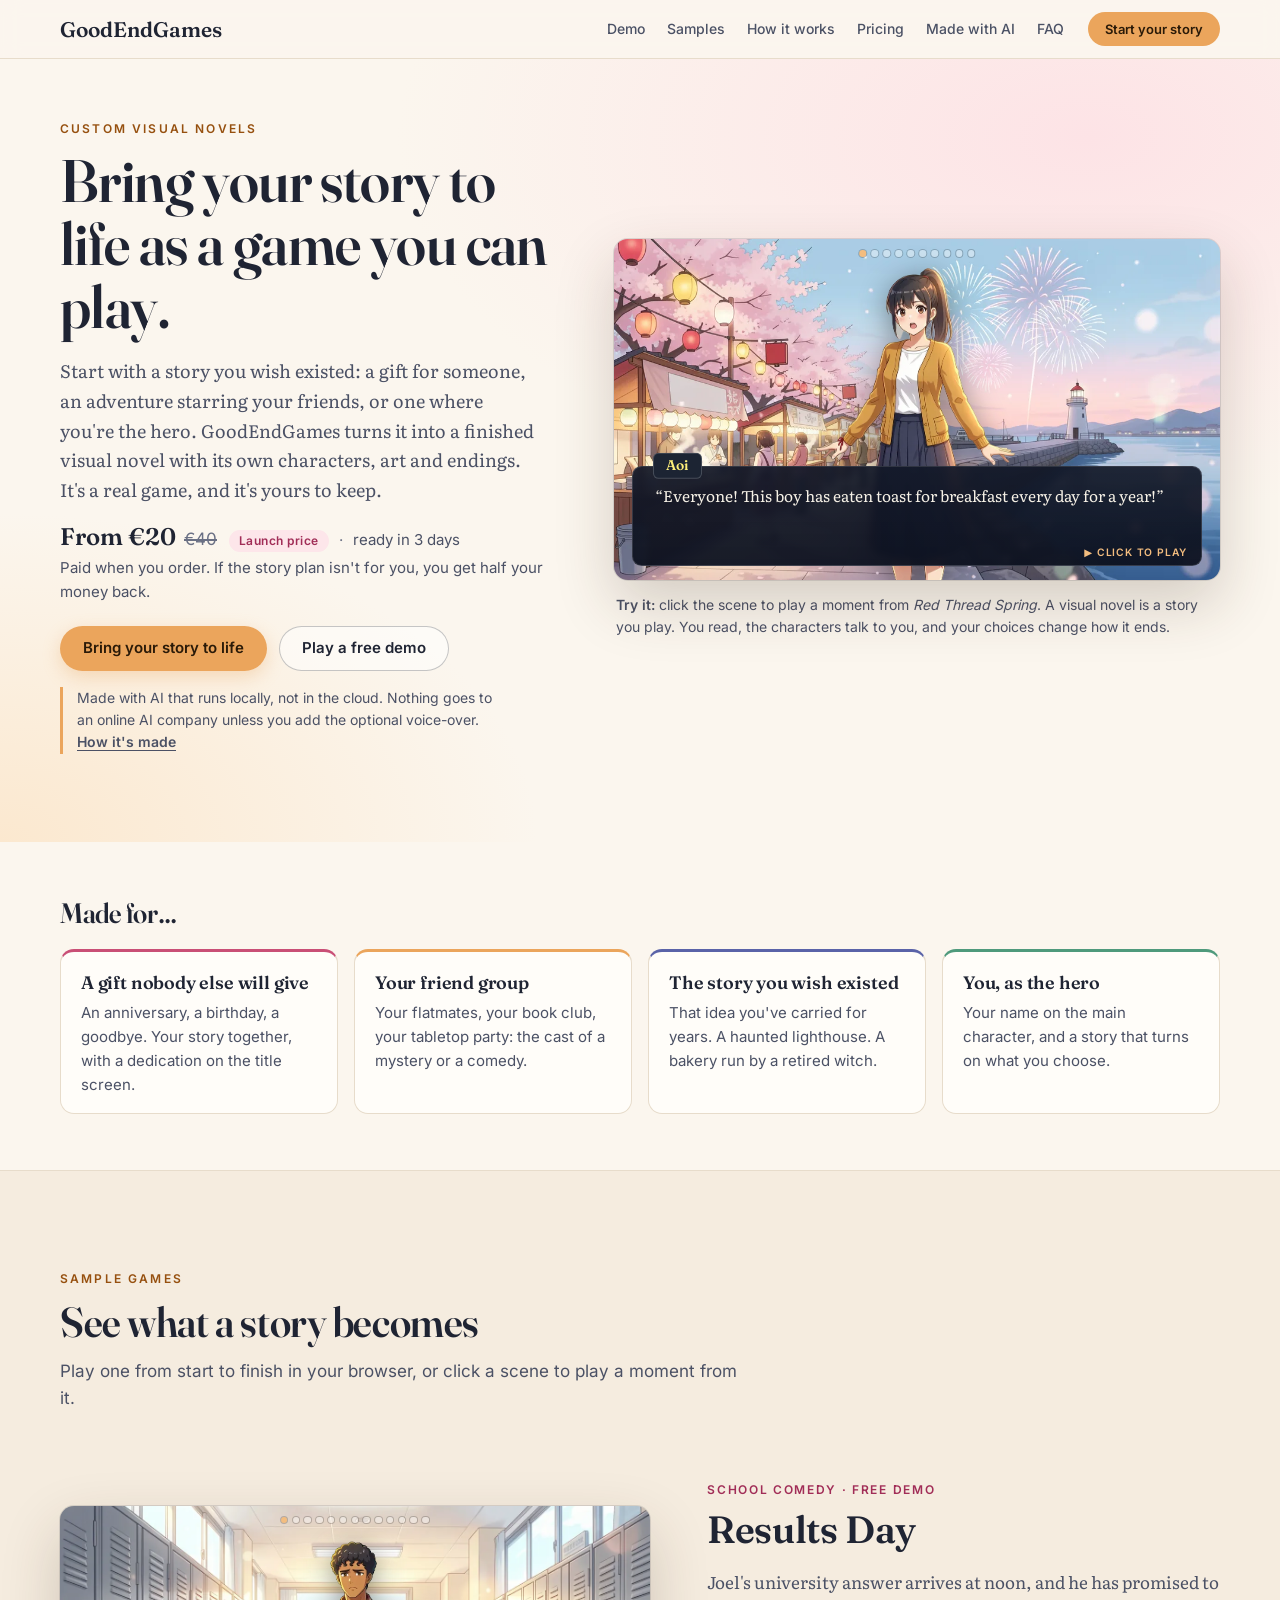
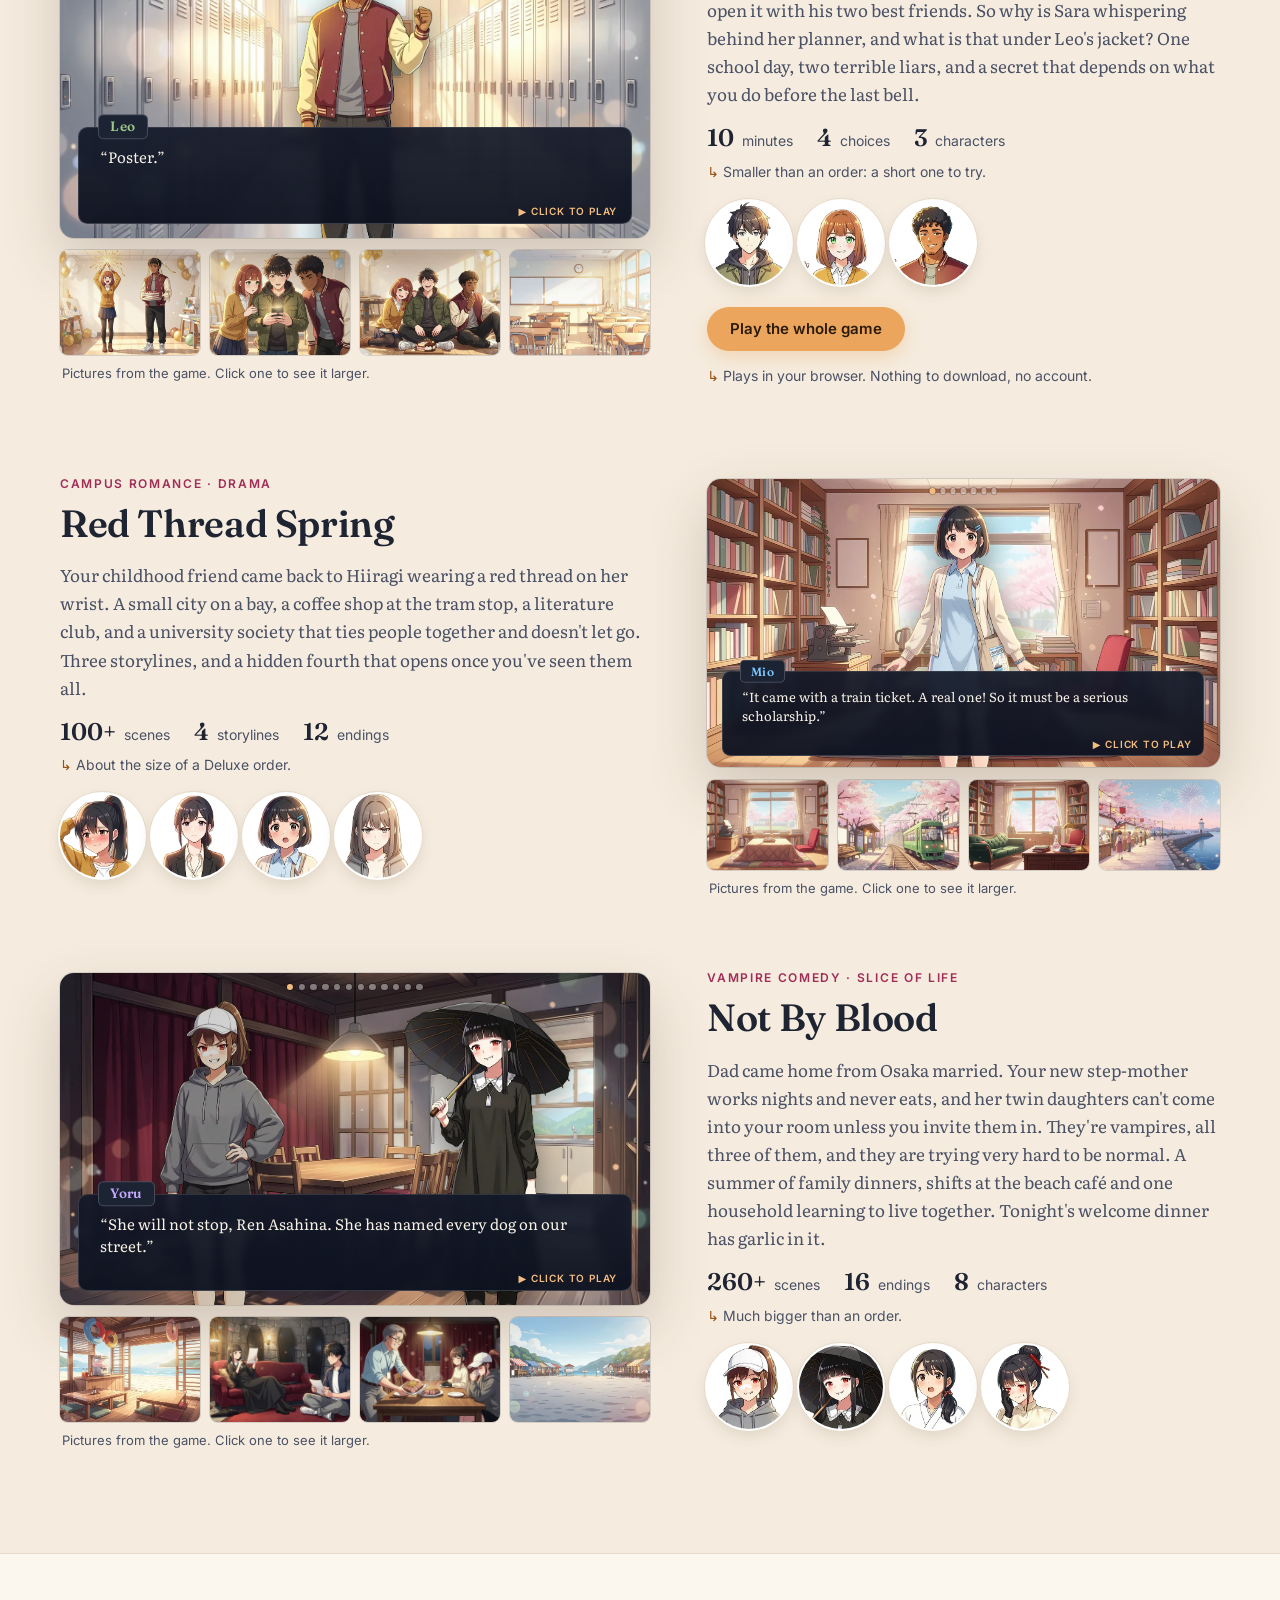
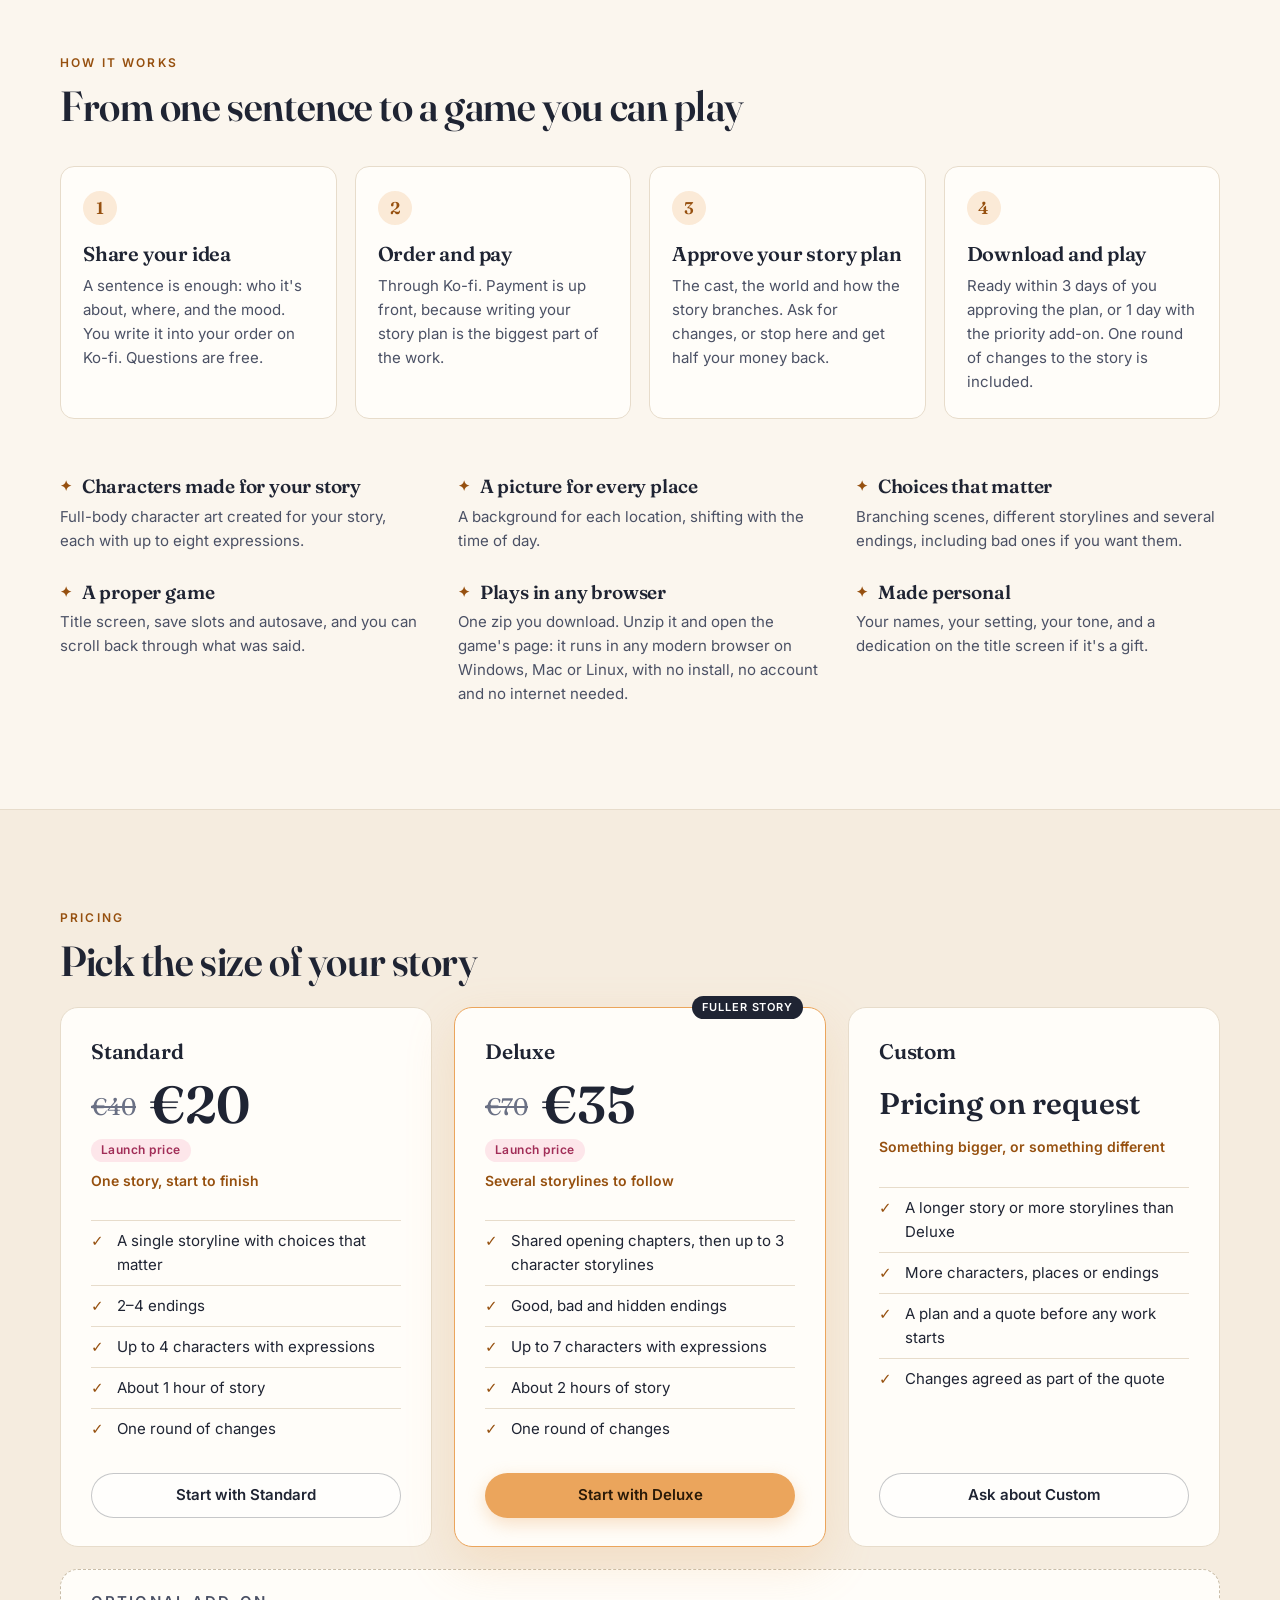
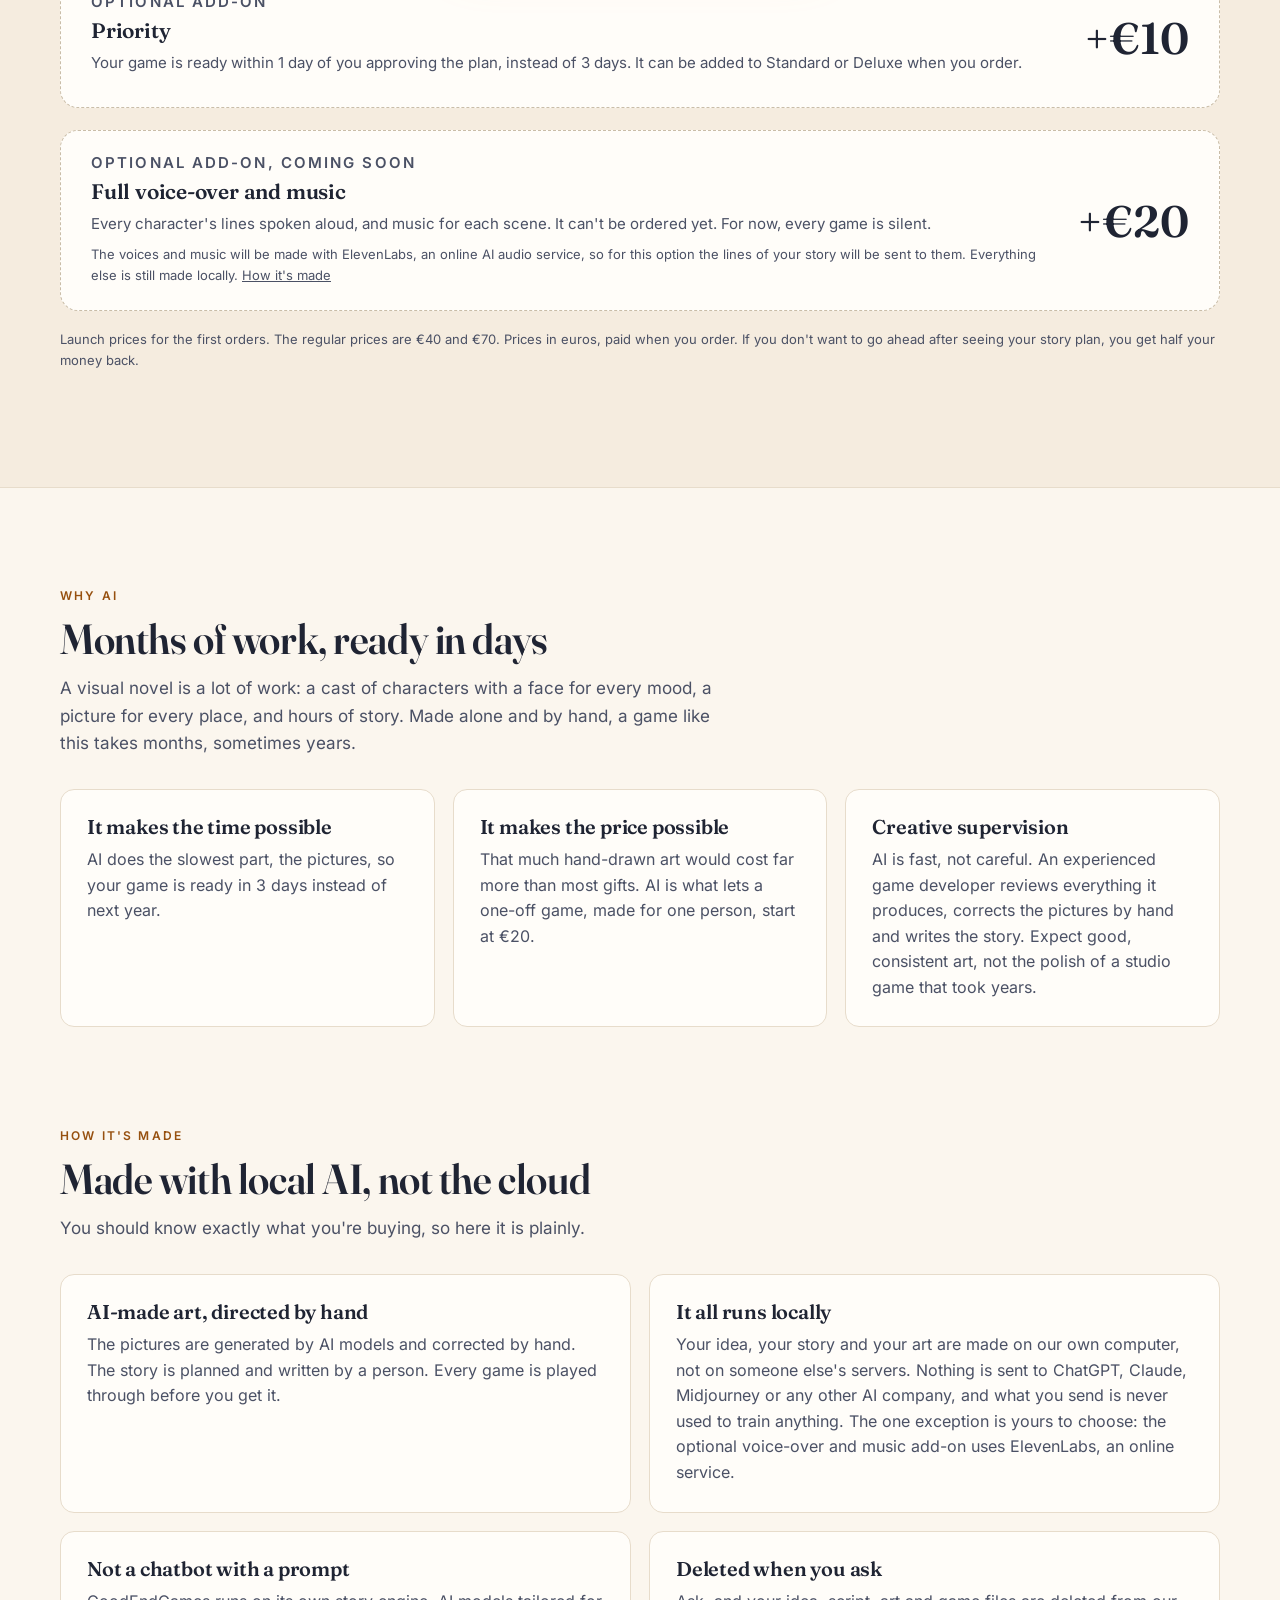
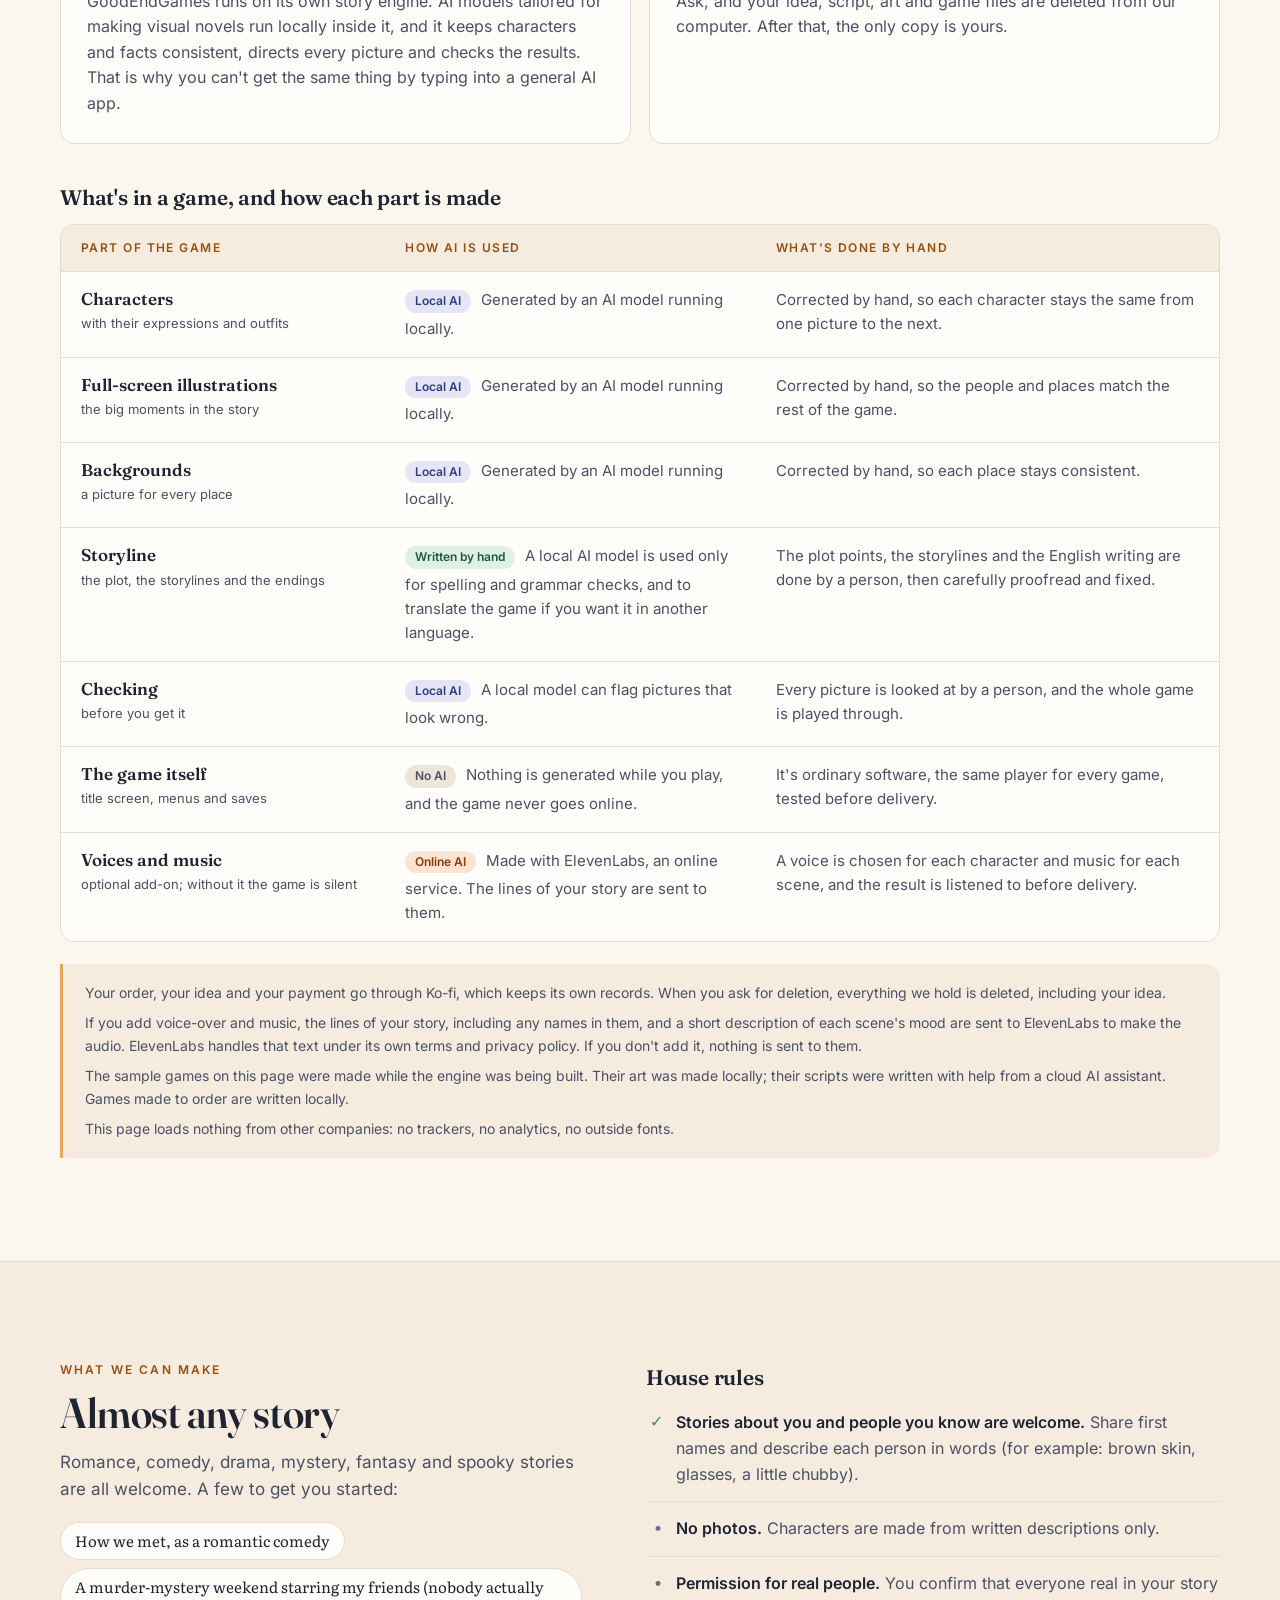
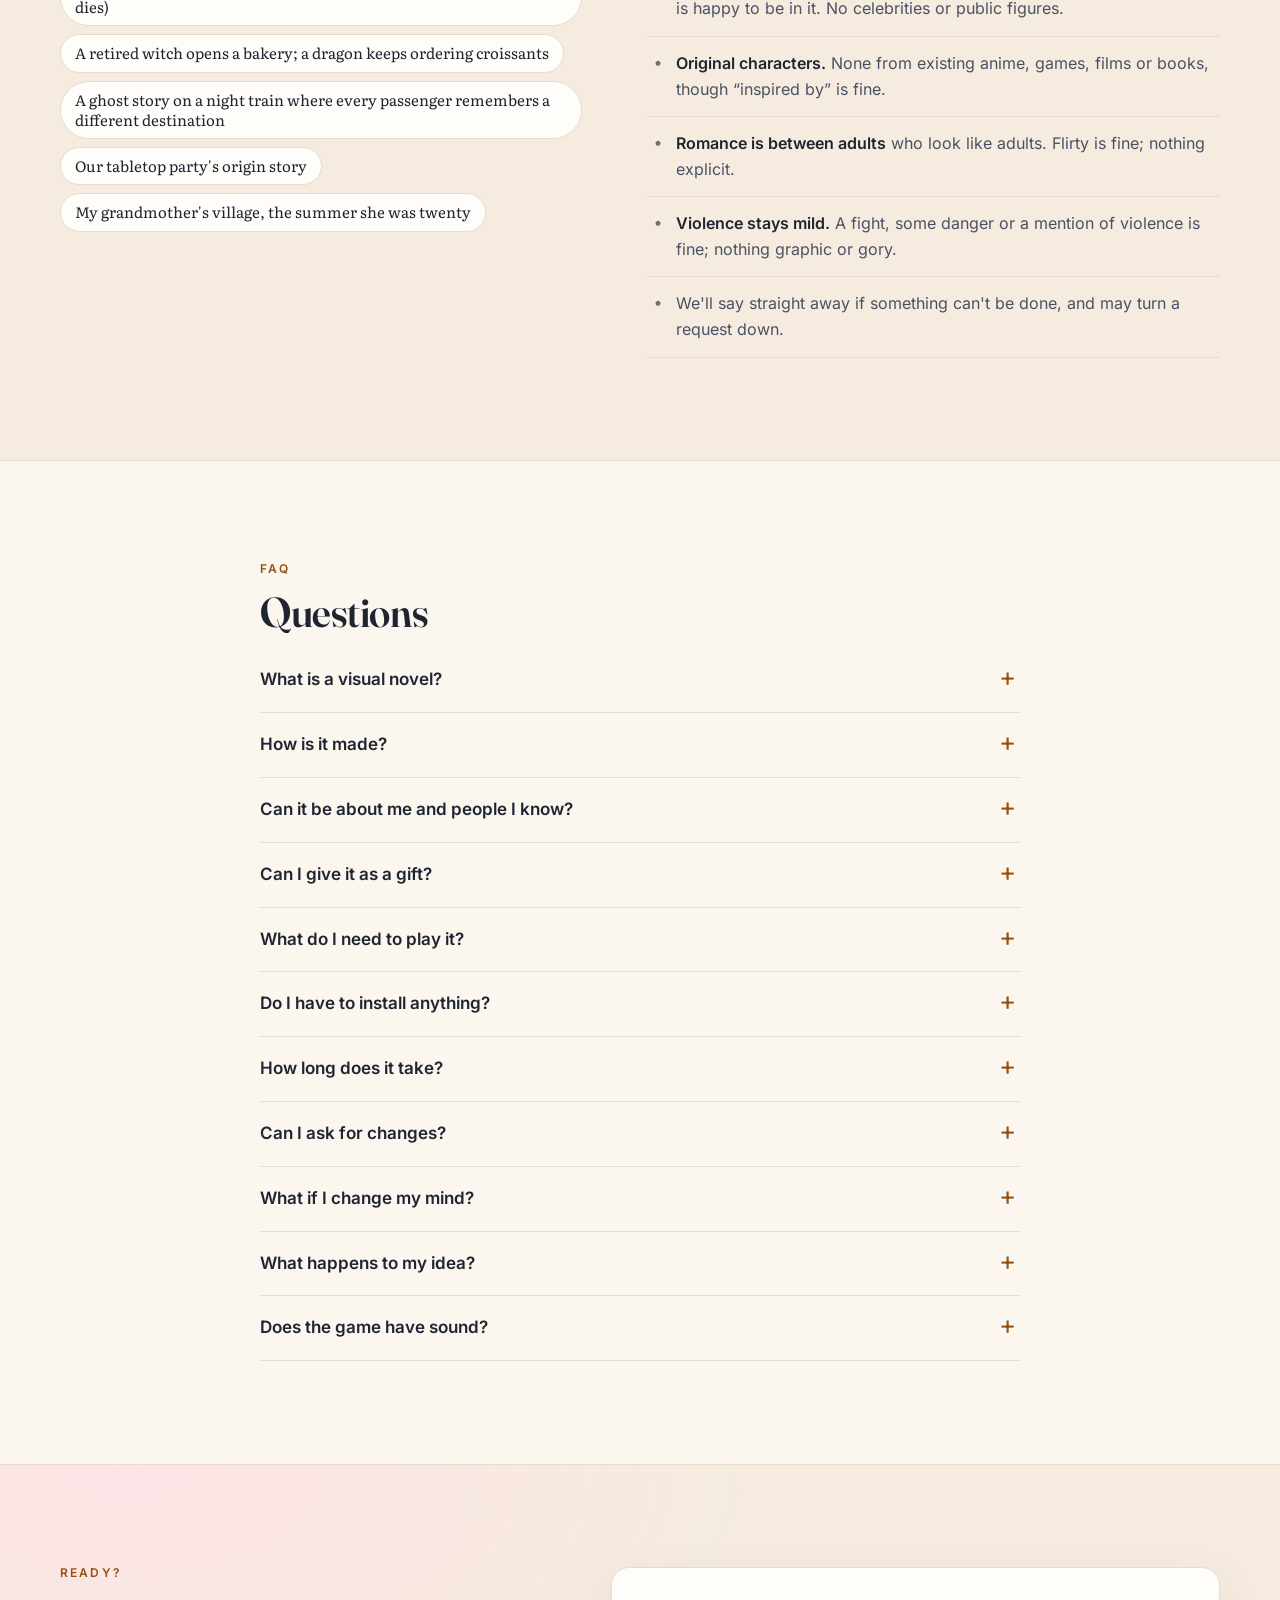
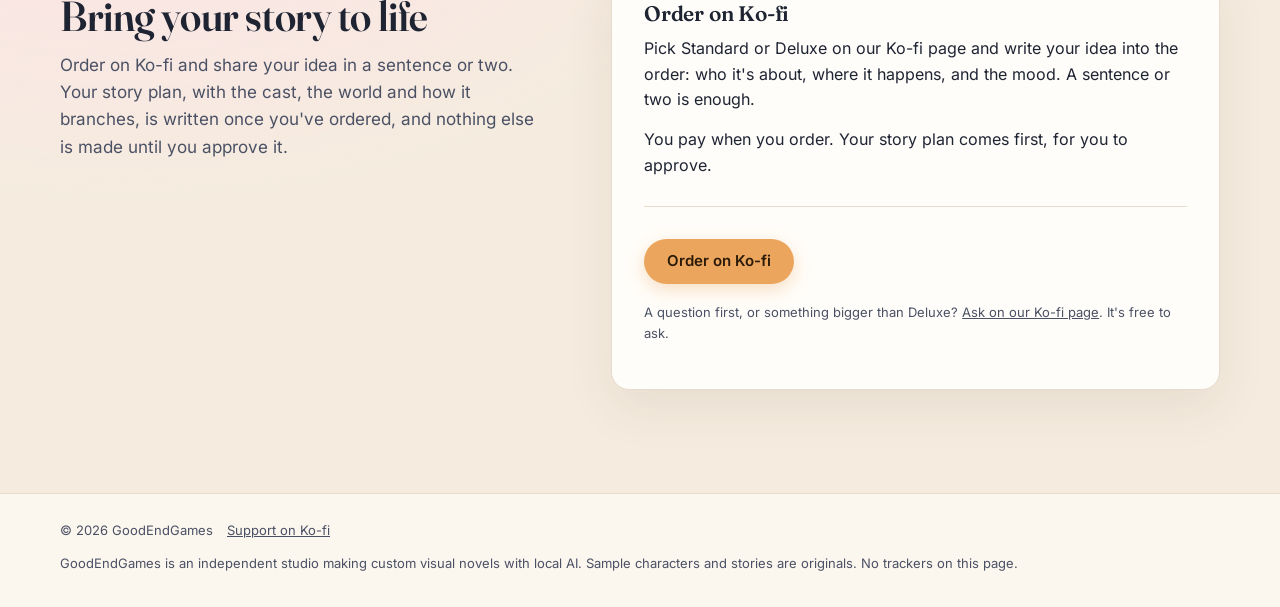
<file: index.html>
<!doctype html>
<html lang="en">
<head>
<meta charset="utf-8">
<meta name="viewport" content="width=device-width, initial-scale=1">
<title>Bring your story to life as a game you can play</title>
<meta name="description" content="Bring your story to life as a visual novel with its own characters, art, choices and endings. From €20, ready in days, made with AI that runs locally.">
<meta property="og:type" content="website">
<meta property="og:title" content="Bring your story to life as a game you can play">
<meta property="og:description" content="A custom visual novel with its own characters, art, choices and endings. From €20. A gift nobody else will give.">
<!-- Once the site has an address, make this a full link, e.g. https://yourname.netlify.app/assets/og.jpg (see README). -->
<meta property="og:image" content="https://indiekrow.github.io/visualnovelsite/assets/og.jpg">
<meta name="twitter:card" content="summary_large_image">
<meta name="theme-color" content="#fbf6ee">
<link rel="icon" href="favicon.svg" type="image/svg+xml">
<link rel="stylesheet" href="fonts.css">
<link rel="stylesheet" href="style.css?v=20">
<script src="config.js?v=20"></script>
</head>
<body>

<header class="nav">
  <a class="brand" href="#top" data-brand>GoodEndGames</a>
  <nav class="nav-links" aria-label="Sections">
    <a href="#demo">Demo</a>
    <a href="#samples">Samples</a>
    <a href="#how">How it works</a>
    <a href="#pricing">Pricing</a>
    <a href="#why-ai">Made with AI</a>
    <a href="#faq">FAQ</a>
  </nav>
  <a class="btn btn-small" href="#idea">Start your story</a>
</header>

<main id="top">

  <!-- Hero -->
  <section class="hero">
    <div class="wrap hero-grid">
      <div class="hero-copy">
        <p class="kicker">Custom visual novels</p>
        <h1 data-tagline>Bring your story to life as a game you can play.</h1>
        <p class="lede">Start with a story you wish existed: a gift for someone, an adventure starring your friends, or one
          where you're the hero. <span data-brand>GoodEndGames</span> turns it into a finished visual novel with its own characters, art and endings.
          It's a real game, and it's yours to keep.</p>
        <p class="price-line"><strong>From <span data-price="standard">€20</span></strong> <s class="was" data-offer><span class="sr">Regular price </span><span data-regular="standard">€40</span></s><span data-offer data-offer-label>Launch price</span><span>ready in <span data-turnaround>3 days</span></span></p>
        <p class="price-note">Paid when you order. If the story plan isn't for you, you get <span data-plan-refund>half your money back</span>.</p>
        <p class="free-line" data-free data-free-open hidden><span class="pill">Free for now</span> A small game made from your idea. <span data-free-count>6 of 6 left</span>. <a href="#free">See how</a></p>
        <div class="cta-row">
          <a class="btn btn-primary" href="#idea">Bring your story to life</a>
          <a class="btn btn-ghost" href="#demo">Play a free demo</a>
        </div>
        <p class="trust">Made with AI that runs locally, not in the cloud. Nothing goes to an online AI company unless you add the optional voice-over.
          <a href="#ai">How it's made</a></p>
      </div>
      <div class="hero-scene">
        <figure class="scene" data-scene="hero" style="--bg: url('assets/rts-promenade.webp')">
          <img class="spr spr-c" src="assets/rts-aoi-surprised.webp" alt="Aoi, a young woman with a ponytail and a yellow cardigan, arms flung wide">
          <figcaption class="box">
            <span class="name" style="--c:#fff07a">Aoi</span>
            <span class="line">“Everyone! This boy has eaten toast for breakfast every day for a year!”</span>
          </figcaption>
        </figure>
        <p class="scene-note"><strong>Try it:</strong> click the scene to play a moment from <em>Red Thread Spring</em>.
          A visual novel is a story you play. You read, the characters talk to you, and your choices change how it ends.</p>
      </div>
    </div>
  </section>

  <!-- Made for -->
  <section class="section tight" aria-labelledby="for-h">
    <div class="wrap">
      <h2 id="for-h" class="h2-small">Made for…</h2>
      <ul class="for">
        <li><h3>A gift nobody else will give</h3><p>An anniversary, a birthday, a goodbye. Your story together, with a dedication on the title screen.</p></li>
        <li><h3>Your friend group</h3><p>Your flatmates, your book club, your tabletop party: the cast of a mystery or a comedy.</p></li>
        <li><h3>The story you wish existed</h3><p>That idea you've carried for years. A haunted lighthouse. A bakery run by a retired witch.</p></li>
        <li><h3>You, as the hero</h3><p>Your name on the main character, and a story that turns on what you choose.</p></li>
      </ul>
    </div>
  </section>

  <!-- Samples -->
  <section id="samples" class="section alt">
    <div class="wrap">
      <p class="kicker">Sample games</p>
      <h2>See what a story becomes</h2>
      <p class="sub">Play one from start to finish in your browser, or click a scene to play a moment from it.</p>

      <article class="sample" id="demo">
        <div class="sample-media">
          <figure class="scene" data-scene="results" style="--bg: url('assets/rd-corridor.webp')">
            <img class="spr spr-c" src="assets/rd-leo-worried.webp" alt="Leo, a tall young man with curly hair in a maroon varsity jacket, one fist raised">
            <figcaption class="box">
              <span class="name" style="--c:#9fc98a">Leo</span>
              <span class="line">“Poster.”</span>
            </figcaption>
          </figure>
          <div class="gallery">
            <button type="button" data-zoom="assets/rd-surprise.webp" data-caption="The surprise"><img src="assets/rd-surprise.webp" alt="In an art room full of gold and white balloons, Sara sets off a party popper above her head while Leo holds a cake" loading="lazy"></button>
            <button type="button" data-zoom="assets/rd-phone.webp" data-caption="Opening the email"><img src="assets/rd-phone.webp" alt="Sara, Joel and Leo crowd shoulder to shoulder over one glowing phone" loading="lazy"></button>
            <button type="button" data-zoom="assets/rd-cake.webp" data-caption="Cake on the art room floor"><img src="assets/rd-cake.webp" alt="Three friends sit on the floor laughing, a half-eaten cake in front of them" loading="lazy"></button>
            <button type="button" data-zoom="assets/rd-classroom.webp" data-caption="Room 12"><img src="assets/rd-classroom.webp" alt="A sunlit classroom with rows of desks and a tote bag left on a chair" loading="lazy"></button>
          </div>
          <p class="gallery-note">Pictures from the game. Click one to see it larger.</p>
        </div>
        <div class="sample-copy">
          <p class="genre">School comedy · free demo</p>
          <h3>Results Day</h3>
          <p>Joel's university answer arrives at noon, and he has promised to open it with his two best friends.
            So why is Sara whispering behind her planner, and what is that under Leo's jacket? One school day,
            two terrible liars, and a secret that depends on what you do before the last bell.</p>
          <ul class="stats">
            <li><strong>10</strong> minutes</li>
            <li><strong>4</strong> choices</li>
            <li><strong>3</strong> characters</li>
          </ul>
          <p class="size-note">Smaller than an order: a short one to try.</p>
          <div class="cast">
            <span class="face" role="img" aria-label="Joel" style="background-image: url('assets/rd-joel-neutral.webp')"></span>
            <span class="face" role="img" aria-label="Sara" style="background-image: url('assets/rd-sara-happy.webp')"></span>
            <span class="face" role="img" aria-label="Leo" style="background-image: url('assets/rd-leo-happy.webp')"></span>
          </div>
          <p><a class="btn btn-primary" href="play/results-day/">Play the whole game</a></p>
          <p class="size-note">Plays in your browser. Nothing to download, no account.</p>
        </div>
      </article>

      <article class="sample flip">
        <div class="sample-media">
          <figure class="scene" data-scene="thread" style="--bg: url('assets/rts-club.webp')">
            <img class="spr spr-c" src="assets/rts-mio-surprised.webp" alt="Mio, a young woman with a bob and a light blue dress, hands out in alarm">
            <figcaption class="box">
              <span class="name" style="--c:#7cc7ff">Mio</span>
              <span class="line">“It came with a train ticket. A real one! So it must be a serious scholarship.”</span>
            </figcaption>
          </figure>
          <div class="gallery">
            <button type="button" data-zoom="assets/rts-club.webp" data-caption="The literature club room"><img src="assets/rts-club.webp" alt="The literature club room, lined with bookshelves, cherry trees outside the window" loading="lazy"></button>
            <button type="button" data-zoom="assets/rts-tram.webp" data-caption="The tram stop"><img src="assets/rts-tram.webp" alt="A green tram at a stop under cherry trees in full bloom" loading="lazy"></button>
            <button type="button" data-zoom="assets/rts-office.webp" data-caption="The professor's office"><img src="assets/rts-office.webp" alt="A wood-panelled office with a sofa and a desk" loading="lazy"></button>
            <button type="button" data-zoom="assets/rts-promenade.webp" data-caption="The port promenade"><img src="assets/rts-promenade.webp" alt="A harbour promenade with food stalls, lanterns and fireworks over a lighthouse" loading="lazy"></button>
          </div>
          <p class="gallery-note">Pictures from the game. Click one to see it larger.</p>
        </div>
        <div class="sample-copy">
          <p class="genre">Campus romance · drama</p>
          <h3>Red Thread Spring</h3>
          <p>Your childhood friend came back to Hiiragi wearing a red thread on her wrist. A small city on a bay,
            a coffee shop at the tram stop, a literature club, and a university society that ties people together and
            doesn't let go. Three storylines, and a hidden fourth that opens once you've seen them all.</p>
          <ul class="stats">
            <li><strong>100+</strong> scenes</li>
            <li><strong>4</strong> storylines</li>
            <li><strong>12</strong> endings</li>
          </ul>
          <p class="size-note">About the size of a Deluxe order.</p>
          <div class="cast">
            <span class="face" role="img" aria-label="Aoi" style="background-image: url('assets/rts-aoi-embarrassed.webp')"></span>
            <span class="face" role="img" aria-label="Sayaka" style="background-image: url('assets/rts-sayaka-neutral.webp')"></span>
            <span class="face" role="img" aria-label="Mio" style="background-image: url('assets/rts-mio-surprised.webp')"></span>
            <span class="face" role="img" aria-label="Rin" style="background-image: url('assets/rts-rin-angry.webp')"></span>
          </div>
        </div>
      </article>

      <article class="sample">
        <div class="sample-media">
          <figure class="scene" data-scene="blood" style="--bg: url('assets/nbb-house.webp')">
            <img class="spr spr-l" src="assets/nbb-akari-smug.webp" alt="Akari, grinning in a cap and grey hoodie, hand on her hip">
            <img class="spr spr-r" src="assets/nbb-yoru.webp" alt="Yoru, in a black dress with a paper parasol on her shoulder">
            <figcaption class="box">
              <span class="name" style="--c:#c7a8ff">Yoru</span>
              <span class="line">“She will not stop, Ren Asahina. She has named every dog on our street.”</span>
            </figcaption>
          </figure>
          <div class="gallery">
            <button type="button" data-zoom="assets/nbb-beachhouse.webp" data-caption="The beach café"><img src="assets/nbb-beachhouse.webp" alt="A beach café with its shutters open, looking out to sea" loading="lazy"></button>
            <button type="button" data-zoom="assets/nbb-coffins.webp" data-caption="Reading practice in the cellar"><img src="assets/nbb-coffins.webp" alt="A vampire reclines on a sofa in a cellar lined with coffins, reading a page, while a young man sits on the rug reading his lines aloud" loading="lazy"></button>
            <button type="button" data-zoom="assets/nbb-garlic.webp" data-caption="The first family dinner"><img src="assets/nbb-garlic.webp" alt="A father proudly serves a platter of garlic pork while his wife smiles politely and one of the twins sneezes into a tissue" loading="lazy"></button>
            <button type="button" data-zoom="assets/nbb-beach.webp" data-caption="Zushi beach"><img src="assets/nbb-beach.webp" alt="A sunny beach lined with huts" loading="lazy"></button>
          </div>
          <p class="gallery-note">Pictures from the game. Click one to see it larger.</p>
        </div>
        <div class="sample-copy">
          <p class="genre">Vampire comedy · slice of life</p>
          <h3>Not By Blood</h3>
          <p>Dad came home from Osaka married. Your new step-mother works nights and never eats, and her twin
            daughters can't come into your room unless you invite them in. They're vampires, all three of them, and
            they are trying very hard to be normal. A summer of family dinners, shifts at the beach café and one
            household learning to live together. Tonight's welcome dinner has garlic in it.</p>
          <ul class="stats">
            <li><strong>260+</strong> scenes</li>
            <li><strong>16</strong> endings</li>
            <li><strong>8</strong> characters</li>
          </ul>
          <p class="size-note">Much bigger than an order.</p>
          <div class="cast">
            <span class="face" role="img" aria-label="Akari" style="background-image: url('assets/nbb-akari-neutral.webp')"></span>
            <span class="face" role="img" aria-label="Yoru" style="background-image: url('assets/nbb-yoru.webp')"></span>
            <span class="face" role="img" aria-label="Tsubaki" style="background-image: url('assets/nbb-tsubaki-surprised.webp')"></span>
            <span class="face" role="img" aria-label="Shizuka" style="background-image: url('assets/nbb-shizuka-embarrassed.webp')"></span>
          </div>
        </div>
      </article>
    </div>
  </section>

  <!-- How it works -->
  <section id="how" class="section">
    <div class="wrap">
      <p class="kicker">How it works</p>
      <h2>From one sentence to a game you can play</h2>
      <ol class="steps">
        <li>
          <span class="step-n">1</span>
          <h3>Share your idea</h3>
          <p data-kofi-text="A sentence is enough: who it's about, where, and the mood. You write it into your order on Ko-fi. Questions are free.">A sentence is enough: who it's about, where, and the mood. Questions are free.</p>
        </li>
        <li>
          <span class="step-n">2</span>
          <h3>Order and pay</h3>
          <p>Through <span data-pay-methods>Etsy or PayPal</span>. Payment is up front, because writing your story plan is the biggest part of the work.</p>
        </li>
        <li>
          <span class="step-n">3</span>
          <h3>Approve your story plan</h3>
          <p>The cast, the world and how the story branches. Ask for changes, or stop here and get <span data-plan-refund>half your money back</span>.</p>
        </li>
        <li>
          <span class="step-n">4</span>
          <h3>Download and play</h3>
          <p>Ready within <span data-turnaround>3 days</span> of you approving the plan, or <span data-priority-turnaround>1 day</span> with the priority add-on. One round of changes to the story is included.</p>
        </li>
      </ol>

      <div class="features">
        <div><h3>Characters made for your story</h3><p>Full-body character art created for your story, each with up to eight expressions.</p></div>
        <div><h3>A picture for every place</h3><p>A background for each location, shifting with the time of day.</p></div>
        <div><h3>Choices that matter</h3><p>Branching scenes, different storylines and several endings, including bad ones if you want them.</p></div>
        <div><h3>A proper game</h3><p>Title screen, save slots and autosave, and you can scroll back through what was said.</p></div>
        <div><h3>Plays in any browser</h3><p>One zip you download. Unzip it and open the game's page: it runs in any modern browser on Windows, Mac or Linux, with no install, no account and no internet needed.</p></div>
        <div><h3>Made personal</h3><p>Your names, your setting, your tone, and a dedication on the title screen if it's a gift.</p></div>
      </div>

    </div>
  </section>

  <!-- Pricing -->
  <section id="pricing" class="section alt">
    <div class="wrap">
      <p class="kicker">Pricing</p>
      <h2>Pick the size of your story</h2>
      <div class="free" id="free" data-free hidden>
        <div class="free-copy">
          <p class="free-tag"><span class="pill">Free for now</span> <span><span data-free-count>6 of 6 left</span><span data-free-until> until 25 November</span></span></p>
          <h3>A small game, made for free</h3>
          <p>Send an idea and we'll make a short game from it, about the size of our demo, <a href="#demo">Results Day</a>. All we ask is that you play it and tell us what you thought.</p>
          <ul class="free-list">
            <li>Up to 3 characters</li>
            <li>About 10 minutes of story</li>
            <li>A few choices</li>
            <li>Plays in your browser, yours to keep</li>
          </ul>
        </div>
        <div class="free-side">
          <p class="price">Free</p>
          <a class="btn btn-primary" data-free-link>Ask for a free game</a>
          <p class="free-how" data-free-how></p>
        </div>
        <p class="fine"><span data-free-slots>6</span> games in total, one per person, for the first ideas that fit the <a href="#rules">house rules</a>. A free game is made straight from your idea, so there is no story plan to approve and no round of changes, and it is made in the order the ideas arrive.</p>
      </div>
      <div class="plans">
        <div class="plan">
          <h3>Standard</h3>
          <p class="price"><s class="was" data-offer><span class="sr">Regular price </span><span data-regular="standard">€40</span></s> <span data-price="standard">€20</span></p>
          <p class="offer" data-offer><span data-offer-label>Launch price</span></p>
          <p class="plan-sub">One story, start to finish</p>
          <ul>
            <li>A single storyline with choices that matter</li>
            <li>2–4 endings</li>
            <li>Up to 4 characters with expressions</li>
            <li>About 1 hour of story</li>
            <li>One round of changes</li>
          </ul>
          <a class="btn btn-ghost" href="#idea" data-pick-plan="Standard">Start with Standard</a>
        </div>
        <div class="plan featured">
          <span class="badge">Fuller story</span>
          <h3>Deluxe</h3>
          <p class="price"><s class="was" data-offer><span class="sr">Regular price </span><span data-regular="deluxe">€70</span></s> <span data-price="deluxe">€35</span></p>
          <p class="offer" data-offer><span data-offer-label>Launch price</span></p>
          <p class="plan-sub">Several storylines to follow</p>
          <ul>
            <li>Shared opening chapters, then up to 3 character storylines</li>
            <li>Good, bad and hidden endings</li>
            <li>Up to 7 characters with expressions</li>
            <li>About 2 hours of story</li>
            <li>One round of changes</li>
          </ul>
          <a class="btn btn-primary" href="#idea" data-pick-plan="Deluxe">Start with Deluxe</a>
        </div>
        <div class="plan">
          <h3>Custom</h3>
          <p class="price price-text">Pricing on request</p>
          <p class="plan-sub">Something bigger, or something different</p>
          <ul>
            <li>A longer story or more storylines than Deluxe</li>
            <li>More characters, places or endings</li>
            <li>A plan and a quote before any work starts</li>
            <li>Changes agreed as part of the quote</li>
          </ul>
          <a class="btn btn-ghost" href="#idea" data-pick-plan="Custom">Ask about Custom</a>
        </div>
      </div>
      <div class="addon">
        <div>
          <p class="addon-tag">Optional add-on</p>
          <h3>Priority</h3>
          <p>Your game is ready within <span data-priority-turnaround>1 day</span> of you approving the plan, instead of <span data-turnaround>3 days</span>. It can be added to Standard or Deluxe when you order.</p>
        </div>
        <p class="price">+<span data-price="priority">€10</span></p>
      </div>
      <div class="addon">
        <div>
          <p class="addon-tag">Optional add-on, coming soon</p>
          <h3>Full voice-over and music</h3>
          <p>Every character's lines spoken aloud, and music for each scene. It can't be ordered yet. For now, every game is silent.</p>
          <p class="addon-note">The voices and music will be made with ElevenLabs, an online AI audio service, so for this option the lines of your story will be sent to them. Everything else is still made locally. <a href="#ai">How it's made</a></p>
        </div>
        <p class="price">+<span data-price="audio">€20</span></p>
      </div>
      <p class="fine"><span data-offer>Launch prices for the first orders. The regular prices are <span data-regular="standard">€40</span> and <span data-regular="deluxe">€70</span>. </span>Prices in euros, paid when you order. If you don't want to go ahead after seeing your story plan, you get <span data-plan-refund>half your money back</span>.</p>
    </div>
  </section>

  <!-- Why AI -->
  <section id="why-ai" class="section why">
    <div class="wrap">
      <p class="kicker">Why AI</p>
      <h2>Months of work, ready in days</h2>
      <p class="sub">A visual novel is a lot of work: a cast of characters with a face for every mood, a picture for every place, and hours of story. Made alone and by hand, a game like this takes months, sometimes years.</p>
      <div class="ai-grid three">
        <div>
          <h3>It makes the time possible</h3>
          <p>AI does the slowest part, the pictures, so your game is ready in <span data-turnaround>3 days</span> instead of next year.</p>
        </div>
        <div>
          <h3>It makes the price possible</h3>
          <p>That much hand-drawn art would cost far more than most gifts. AI is what lets a one-off game, made for one person, start at <span data-price="standard">€20</span>.</p>
        </div>
        <div>
          <h3>Creative supervision</h3>
          <p>AI is fast, not careful. An experienced game developer reviews everything it produces, corrects the pictures by hand and writes the story. Expect good, consistent art, not the polish of a studio game that took years.</p>
        </div>
      </div>
    </div>
  </section>

  <!-- AI disclosure -->
  <section id="ai" class="section">
    <div class="wrap">
      <p class="kicker">How it's made</p>
      <h2>Made with local AI, not the cloud</h2>
      <p class="sub">You should know exactly what you're buying, so here it is plainly.</p>
      <div class="ai-grid">
        <div>
          <h3>AI-made art, directed by hand</h3>
          <p>The pictures are generated by AI models and corrected by hand. The story is planned and written by a person. Every game is played through before you get it.</p>
        </div>
        <div>
          <h3>It all runs locally</h3>
          <p>Your idea, your story and your art are made on our own computer, not on someone else's servers. Nothing is sent to ChatGPT, Claude, Midjourney
            or any other AI company, and what you send is never used to train anything. The one exception is yours to
            choose: the optional voice-over and music add-on uses ElevenLabs, an online service.</p>
        </div>
        <div>
          <h3>Not a chatbot with a prompt</h3>
          <p><span data-brand>GoodEndGames</span> runs on its own story engine. AI models tailored for making visual novels run locally inside it, and it
            keeps characters and facts consistent, directs every picture and checks the results. That is why you can't
            get the same thing by typing into a general AI app.</p>
        </div>
        <div>
          <h3>Deleted when you ask</h3>
          <p>Ask, and your idea, script, art and game files are deleted from our computer. After that, the only copy is yours.</p>
        </div>
      </div>
      <h3 class="made-h">What's in a game, and how each part is made</h3>
      <table class="made">
        <thead>
          <tr><th scope="col">Part of the game</th><th scope="col">How AI is used</th><th scope="col">What's done by hand</th></tr>
        </thead>
        <tbody>
          <tr>
            <th scope="row">Characters <small>with their expressions and outfits</small></th>
            <td data-label="How AI is used"><span class="tag tag-ai">Local AI</span> Generated by an AI model running locally.</td>
            <td data-label="What's done by hand">Corrected by hand, so each character stays the same from one picture to the next.</td>
          </tr>
          <tr>
            <th scope="row">Full-screen illustrations <small>the big moments in the story</small></th>
            <td data-label="How AI is used"><span class="tag tag-ai">Local AI</span> Generated by an AI model running locally.</td>
            <td data-label="What's done by hand">Corrected by hand, so the people and places match the rest of the game.</td>
          </tr>
          <tr>
            <th scope="row">Backgrounds <small>a picture for every place</small></th>
            <td data-label="How AI is used"><span class="tag tag-ai">Local AI</span> Generated by an AI model running locally.</td>
            <td data-label="What's done by hand">Corrected by hand, so each place stays consistent.</td>
          </tr>
          <tr>
            <th scope="row">Storyline <small>the plot, the storylines and the endings</small></th>
            <td data-label="How AI is used"><span class="tag tag-hand">Written by hand</span> A local AI model is used only for spelling and grammar checks, and to translate the game if you want it in another language.</td>
            <td data-label="What's done by hand">The plot points, the storylines and the English writing are done by a person, then carefully proofread and fixed.</td>
          </tr>
          <tr>
            <th scope="row">Checking <small>before you get it</small></th>
            <td data-label="How AI is used"><span class="tag tag-ai">Local AI</span> A local model can flag pictures that look wrong.</td>
            <td data-label="What's done by hand">Every picture is looked at by a person, and the whole game is played through.</td>
          </tr>
          <tr>
            <th scope="row">The game itself <small>title screen, menus and saves</small></th>
            <td data-label="How AI is used"><span class="tag tag-none">No AI</span> Nothing is generated while you play, and the game never goes online.</td>
            <td data-label="What's done by hand">It's ordinary software, the same player for every game, tested before delivery.</td>
          </tr>
          <tr>
            <th scope="row">Voices and music <small>optional add-on; without it the game is silent</small></th>
            <td data-label="How AI is used"><span class="tag tag-online">Online AI</span> Made with ElevenLabs, an online service. The lines of your story are sent to them.</td>
            <td data-label="What's done by hand">A voice is chosen for each character and music for each scene, and the result is listened to before delivery.</td>
          </tr>
        </tbody>
      </table>
      <ul class="plain-facts" aria-label="Plain facts">
        <li data-kofi-text="Your order, your idea and your payment go through Ko-fi, which keeps its own records. When you ask for deletion, everything we hold is deleted, including your idea.">Your message reaches us through this site's host and by email, and payment goes through <span data-pay-methods>Etsy or PayPal</span>. Those services keep their own records. When you ask for deletion, everything we hold is deleted, including your message.</li>
        <li data-free data-free-open hidden>A request for a free game is sent through Google Forms, which keeps its own records. We delete your answers there when you ask, like everything else.</li>
        <li>If you add voice-over and music, the lines of your story, including any names in them, and a short description of each scene's mood are sent to ElevenLabs to make the audio. ElevenLabs handles that text under its own terms and privacy policy. If you don't add it, nothing is sent to them.</li>
        <li>The sample games on this page were made while the engine was being built. Their art was made locally; their scripts were written with help from a cloud AI assistant. Games made to order are written locally.</li>
        <li>This page loads nothing from other companies: no trackers, no analytics, no outside fonts.</li>
      </ul>
    </div>
  </section>

  <!-- Story ideas and house rules -->
  <section id="rules" class="section alt">
    <div class="wrap two-col">
      <div>
        <p class="kicker">What we can make</p>
        <h2>Almost any story</h2>
        <p class="sub">Romance, comedy, drama, mystery, fantasy and spooky stories are all welcome. A few to get you started:</p>
        <ul class="ideas">
          <li>How we met, as a romantic comedy</li>
          <li>A murder-mystery weekend starring my friends (nobody actually dies)</li>
          <li>A retired witch opens a bakery; a dragon keeps ordering croissants</li>
          <li>A ghost story on a night train where every passenger remembers a different destination</li>
          <li>Our tabletop party's origin story</li>
          <li>My grandmother's village, the summer she was twenty</li>
        </ul>
      </div>
      <div>
        <h3 class="rules-h">House rules</h3>
        <ul class="rules">
          <li class="yes"><strong>Stories about you and people you know are welcome.</strong> Share first names and describe each person in words (for example: brown skin, glasses, a little chubby).</li>
          <li><strong>No photos.</strong> Characters are made from written descriptions only.</li>
          <li><strong>Permission for real people.</strong> You confirm that everyone real in your story is happy to be in it. No celebrities or public figures.</li>
          <li><strong>Original characters.</strong> None from existing anime, games, films or books, though “inspired by” is fine.</li>
          <li><strong>Romance is between adults</strong> who look like adults. Flirty is fine; nothing explicit.</li>
          <li><strong>Violence stays mild.</strong> A fight, some danger or a mention of violence is fine; nothing graphic or gory.</li>
          <li>We'll say straight away if something can't be done, and may turn a request down.</li>
        </ul>
      </div>
    </div>
  </section>

  <!-- FAQ -->
  <section id="faq" class="section">
    <div class="wrap narrow">
      <p class="kicker">FAQ</p>
      <h2>Questions</h2>
      <details>
        <summary>What is a visual novel?</summary>
        <p>A story you play. You read it on screen with pictures of the characters and places, and every so often you choose what to do. Your choices change what happens and how it ends. If you can read a text message, you can play one. Try the scene at the top of this page.</p>
      </details>
      <details data-free data-free-open hidden>
        <summary>Is the free game really free?</summary>
        <p>Yes. While we're getting started, we're making <span data-free-slots>6</span> small games at no cost<span data-free-until> until 25 November</span>. You send an idea, we make a short game from it, with up to three characters and about ten minutes of story, and you play it. There is nothing to pay. All we ask is that you tell us what you thought. It's a smaller game than an order, made straight from your idea, with no story plan to approve and no round of changes. See <a href="#free">the free offer</a>.</p>
      </details>
      <details>
        <summary>How is it made?</summary>
        <p>The art is generated with AI that runs locally and corrected by hand. The story is planned and written by a person. Every game is played through before it's delivered. The details are under <a href="#ai">Made with local AI, not the cloud</a>.</p>
      </details>
      <details>
        <summary>Can it be about me and people I know?</summary>
        <p>Yes. Share first names and describe each person in words: hair, build, glasses, how they talk. Photos aren't accepted, and you'll be asked to confirm that everyone real in the story is happy to be in it.</p>
      </details>
      <details>
        <summary>Can I give it as a gift?</summary>
        <p>Yes, and it makes a good one. Say who it's for and a dedication goes on the title screen. You get a download link you can pass on, and it plays in the browser they already have.</p>
      </details>
      <details>
        <summary>What do I need to play it?</summary>
        <p>A computer with a web browser: Windows, Mac or Linux. You get a download link to one zip file, usually under 20&nbsp;MB. Unzip it, open the folder and double-click the game's page. It opens in your browser and works without the internet. A phone or tablet can't open a game from a folder, but the same files play there once they're on a web host. To see how a game plays, try the free demo, <a href="#demo">Results Day</a>, right here on this page.</p>
      </details>
      <details>
        <summary>Do I have to install anything?</summary>
        <p>No. The game is a folder of ordinary web files, not a program, so nothing is installed. Your saves are kept by your browser on your computer: they stay when you close it, and they go if you clear that browser's site data or switch to a different browser.</p>
      </details>
      <details>
        <summary>How long does it take?</summary>
        <p>Within <span data-turnaround>3 days</span> of you approving the plan. With the priority add-on, for <span data-price="priority">€10</span> more, it's ready within <span data-priority-turnaround>1 day</span>.</p>
      </details>
      <details>
        <summary>Can I ask for changes?</summary>
        <p>Yes. One round of changes to the story is included: lines, names, a scene that should go differently. Bigger reworks are quoted separately.</p>
      </details>
      <details>
        <summary>What if I change my mind?</summary>
        <p>You pay when you order. If you cancel before work has started, you get a full refund. If you've seen your story plan and don't want to go ahead, you get <span data-plan-refund>half your money back</span>: writing the plan is the biggest part of the work.</p>
      </details>
      <details>
        <summary>What happens to my idea?</summary>
        <p>It's used to make your game and nothing else, and it is never used to train anything. It stays on our own computer unless you add the voice-over and music option, in which case the lines of your story are sent to ElevenLabs to be voiced. Everything we hold, along with your game files, is deleted whenever you ask.</p>
      </details>
      <details>
        <summary>Does the game have sound?</summary>
        <p>Not yet: for now, every game is silent. Full voice-over and music is coming as an optional add-on for <span data-price="audio">€20</span>. It will be made with ElevenLabs, an online AI audio service, so for that option the lines of your story will be sent to them. The voices come from their library; no real person's voice is copied.</p>
      </details>
    </div>
  </section>

  <!-- Idea form -->
  <section id="idea" class="section idea">
    <div class="wrap idea-grid">
      <div class="idea-copy">
        <p class="kicker">Ready?</p>
        <h2>Bring your story to life</h2>
        <p class="sub" data-kofi-text="Order on Ko-fi and share your idea in a sentence or two. Your story plan, with the cast, the world and how it branches, is written once you've ordered, and nothing else is made until you approve it.">Share your idea in a sentence or two. You'll get a reply about what's possible and how to order. It's free to ask. Your story plan, with the cast, the world and how it branches, is written once you've ordered.</p>
        <div class="pay" data-pay hidden>
          <p class="pay-label">Ready to order?</p>
          <div class="cta-row" data-order-buttons></div>
        </div>
      </div>

      <form class="idea-form" name="idea" method="POST" data-netlify="true" netlify-honeypot="bot-field" data-idea-form novalidate>
        <input type="hidden" name="form-name" value="idea">
        <p class="hp"><label>Leave this empty <input name="bot-field" tabindex="-1" autocomplete="off"></label></p>

        <div class="row">
          <label class="field">First name
            <input type="text" name="name" autocomplete="given-name" required maxlength="60">
          </label>
          <label class="field">Email, for the reply
            <input type="email" name="email" autocomplete="email" required maxlength="120">
          </label>
        </div>

        <fieldset class="chips">
          <legend>Who is it for?</legend>
          <label><input type="radio" name="for" value="Me" checked><span>Me</span></label>
          <label><input type="radio" name="for" value="A gift"><span>A gift</span></label>
        </fieldset>

        <fieldset class="chips">
          <legend>What kind of story? <small>Pick any</small></legend>
          <label><input type="checkbox" name="genre" value="Romance"><span>Romance</span></label>
          <label><input type="checkbox" name="genre" value="Comedy"><span>Comedy</span></label>
          <label><input type="checkbox" name="genre" value="Mystery"><span>Mystery</span></label>
          <label><input type="checkbox" name="genre" value="Fantasy"><span>Fantasy</span></label>
          <label><input type="checkbox" name="genre" value="Spooky"><span>Spooky</span></label>
          <label><input type="checkbox" name="genre" value="Slice of life"><span>Slice of life</span></label>
        </fieldset>

        <label class="field">Your idea
          <textarea name="idea" rows="5" required minlength="15" maxlength="3000" placeholder="Who is it about, where does it happen, and what's the mood?"></textarea>
        </label>
        <div class="starters" aria-label="Idea starters">
          <span>Stuck? Start from one of these:</span>
          <button type="button" data-starter="A romantic comedy about how Sam and I met at a climbing gym, set in a small seaside town. Sam is tall with curly hair and glasses. I'm the one who fell off the wall.">How we met</button>
          <button type="button" data-starter="A murder-mystery weekend at a lake house starring my four best friends. Nobody actually dies. Priya is the detective and takes it far too seriously.">Friends mystery</button>
          <button type="button" data-starter="A cosy fantasy about a retired witch who opens a bakery, and the dragon who keeps ordering croissants.">Cosy fantasy</button>
          <button type="button" data-starter="A ghost story on a night train where every passenger remembers a different destination.">Ghost train</button>
        </div>

        <fieldset class="chips">
          <legend>Which size?</legend>
          <label><input type="radio" name="plan" value="Standard"><span>Standard</span></label>
          <label><input type="radio" name="plan" value="Deluxe"><span>Deluxe</span></label>
          <label><input type="radio" name="plan" value="Custom"><span>Custom</span></label>
          <label><input type="radio" name="plan" value="Not sure yet" checked><span>Not sure yet</span></label>
        </fieldset>

        <label class="check" hidden><input type="checkbox" name="audio" value="Yes">
          <span>Add full voice-over and music (+<span data-price="audio">€20</span>) <small>Made with ElevenLabs, an online service: the lines of your story are sent to them.</small></span></label>
        <label class="check"><input type="checkbox" name="real_people" value="Yes" data-real>
          <span>My story includes real people (me, or people I know)</span></label>
        <label class="check" data-permission hidden><input type="checkbox" name="permission" value="Confirmed">
          <span>I have permission from everyone real who is named or described in my idea</span></label>

        <p class="form-msg" data-form-msg role="status" aria-live="polite"></p>
        <button class="btn btn-primary" type="submit">Send my idea</button>
        <p class="fine">This is not an order and costs nothing. Your details are only used to reply about your story.</p>
      </form>

      <div class="idea-done" data-idea-order hidden>
        <h3>Order on Ko-fi</h3>
        <p>Pick Standard or Deluxe on our Ko-fi page and write your idea into the order: who it's about, where it happens, and the mood. A sentence or two is enough.</p>
        <p>You pay when you order. Your story plan comes first, for you to approve.</p>
        <p data-free data-free-open hidden>Want to try us first? <a href="#free">Ask for one of the free small games</a> (<span data-free-count>6 of 6 left</span>).</p>
        <div class="pay" data-pay hidden>
          <div class="cta-row" data-order-buttons></div>
        </div>
        <p class="fine" data-kofi-ask hidden>A question first, or something bigger than Deluxe? <a data-kofi hidden>Ask on our Ko-fi page</a>. It's free to ask.</p>
      </div>

      <div class="idea-done" data-idea-done hidden tabindex="-1">
        <h3>Thank you. Your idea is on its way.</h3>
        <p>You'll get a reply by email, usually within a day or two, about your idea and how to order. Nothing is made or charged until you order.</p>
      </div>
    </div>
  </section>
</main>

<footer class="footer">
  <div class="wrap footer-row">
    <span>© <span data-year>2026</span> <span data-brand>GoodEndGames</span> <a data-contact hidden>Contact</a> <a data-kofi hidden>Support on Ko-fi</a></span>
    <span><span data-brand>GoodEndGames</span> is an independent studio making custom visual novels with local AI. Sample characters and stories are originals. No trackers on this page.</span>
  </div>
</footer>

<a class="sticky-cta" href="#idea"><span>From <span data-price="standard">€20</span></span><strong>Start your story</strong></a>

<dialog class="zoom" data-zoom-dialog aria-label="Picture, enlarged">
  <button type="button" class="zoom-close" aria-label="Close">&times;</button>
  <img alt="">
  <p></p>
</dialog>

<script src="site.js?v=20"></script>
</body>
</html>
</file>
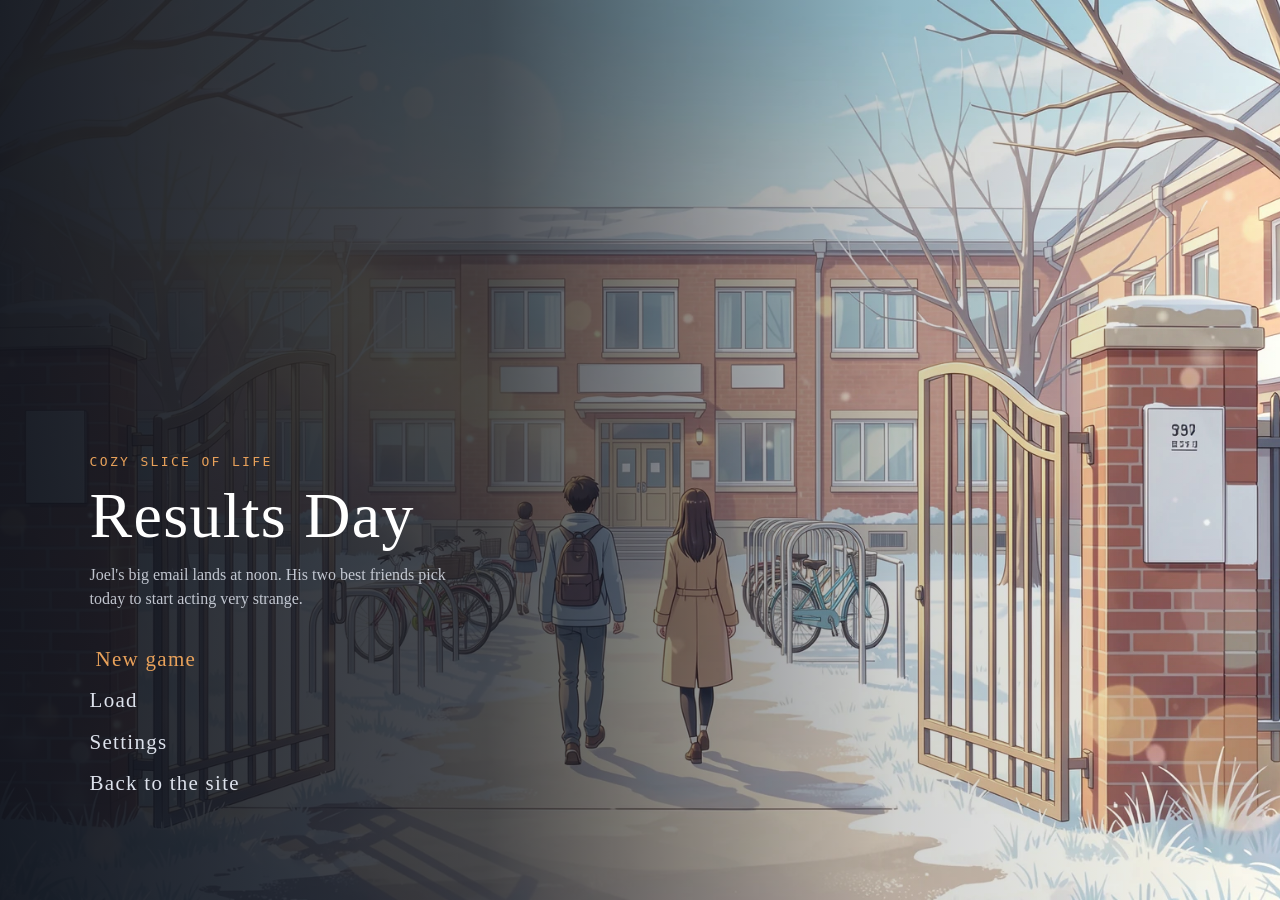
<file: play/results-day/index.html>
<!doctype html>
<html lang="en">
<head>
<meta charset="utf-8">
<meta name="viewport" content="width=device-width, initial-scale=1">
<meta http-equiv="Content-Security-Policy" content="default-src 'self'; img-src 'self' data: blob:; style-src 'self' 'unsafe-inline'; script-src 'self'; connect-src 'self'">
<title>Loading…</title>
<link rel="stylesheet" href="vn.css">
<link rel="stylesheet" href="player.css">
</head>
<body>
<main id="app">
  <section id="title" class="screen" hidden>
    <div class="title-art" id="title-art"></div>
    <div class="title-card">
      <div class="title-kicker" id="title-genre"></div>
      <h1 id="title-name"></h1>
      <p id="title-tagline"></p>
      <nav class="title-menu">
        <button type="button" id="btn-continue" hidden>Continue</button>
        <button type="button" id="btn-new">New game</button>
        <button type="button" id="btn-load">Load</button>
        <button type="button" id="btn-settings">Settings</button>
        <button type="button" id="btn-quit">Back to the site</button>
      </nav>
      <div class="title-endings" id="title-endings"></div>
    </div>
  </section>
  <section id="play" class="screen" hidden>
    <div id="vn"></div>
    <button type="button" id="btn-menu" class="menu-btn" title="Menu (Esc)">Menu</button>
  </section>
</main>

<dialog id="menu" class="panel">
  <h2>Menu</h2>
  <div class="panel-list">
    <button type="button" data-act="save">Save</button>
    <button type="button" data-act="load">Load</button>
    <button type="button" data-act="settings">Settings</button>
    <button type="button" data-act="title">Back to title</button>
    <button type="button" data-act="quit">Back to the site</button>
  </div>
  <button type="button" class="panel-close" data-act="close">Resume</button>
</dialog>

<dialog id="slots" class="panel wide">
  <h2 id="slots-title">Save</h2>
  <div class="slot-grid" id="slot-grid"></div>
  <button type="button" class="panel-close" data-act="close">Close</button>
</dialog>

<dialog id="settings" class="panel">
  <h2>Settings</h2>
  <label class="field">Text speed
    <select id="set-pace">
      <option value="slow">Slow</option>
      <option value="normal">Normal</option>
      <option value="quick">Quick</option>
      <option value="off">Instant</option>
    </select>
  </label>
  <button type="button" class="panel-close" data-act="close">Done</button>
</dialog>

<dialog id="backlog" class="panel wide">
  <h2>Story so far</h2>
  <div class="backlog-list" id="backlog-list"></div>
  <button type="button" class="panel-close" data-act="close">Close</button>
</dialog>

<script src="web.js"></script>
<script src="vn_script.js"></script>
<script src="vn_stage.js"></script>
<script src="player.js"></script>
</body>
</html>
</file>
<file: fonts.css>
/* latin-ext */
@font-face {
  font-family: 'Fraunces';
  font-style: normal;
  font-weight: 400 700;
  font-display: swap;
  src: url("fonts/fraunces-normal-latin-ext.woff2") format('woff2');
  unicode-range: U+0100-02BA, U+02BD-02C5, U+02C7-02CC, U+02CE-02D7, U+02DD-02FF, U+0304, U+0308, U+0329, U+1D00-1DBF, U+1E00-1E9F, U+1EF2-1EFF, U+2020, U+20A0-20AB, U+20AD-20C4, U+2113, U+2C60-2C7F, U+A720-A7FF;
}
/* latin */
@font-face {
  font-family: 'Fraunces';
  font-style: normal;
  font-weight: 400 700;
  font-display: swap;
  src: url("fonts/fraunces-normal-latin.woff2") format('woff2');
  unicode-range: U+0000-00FF, U+0131, U+0152-0153, U+02BB-02BC, U+02C6, U+02DA, U+02DC, U+0304, U+0308, U+0329, U+2000-206F, U+20AC, U+2122, U+2191, U+2193, U+2212, U+2215, U+FEFF, U+FFFD;
}
/* latin-ext */
@font-face {
  font-family: 'Inter';
  font-style: normal;
  font-weight: 400 600;
  font-display: swap;
  src: url("fonts/inter-normal-latin-ext.woff2") format('woff2');
  unicode-range: U+0100-02BA, U+02BD-02C5, U+02C7-02CC, U+02CE-02D7, U+02DD-02FF, U+0304, U+0308, U+0329, U+1D00-1DBF, U+1E00-1E9F, U+1EF2-1EFF, U+2020, U+20A0-20AB, U+20AD-20C4, U+2113, U+2C60-2C7F, U+A720-A7FF;
}
/* latin */
@font-face {
  font-family: 'Inter';
  font-style: normal;
  font-weight: 400 600;
  font-display: swap;
  src: url("fonts/inter-normal-latin.woff2") format('woff2');
  unicode-range: U+0000-00FF, U+0131, U+0152-0153, U+02BB-02BC, U+02C6, U+02DA, U+02DC, U+0304, U+0308, U+0329, U+2000-206F, U+20AC, U+2122, U+2191, U+2193, U+2212, U+2215, U+FEFF, U+FFFD;
}
/* latin-ext */
@font-face {
  font-family: 'Literata';
  font-style: italic;
  font-weight: 400;
  font-display: swap;
  src: url("fonts/literata-italic-latin-ext.woff2") format('woff2');
  unicode-range: U+0100-02BA, U+02BD-02C5, U+02C7-02CC, U+02CE-02D7, U+02DD-02FF, U+0304, U+0308, U+0329, U+1D00-1DBF, U+1E00-1E9F, U+1EF2-1EFF, U+2020, U+20A0-20AB, U+20AD-20C4, U+2113, U+2C60-2C7F, U+A720-A7FF;
}
/* latin */
@font-face {
  font-family: 'Literata';
  font-style: italic;
  font-weight: 400;
  font-display: swap;
  src: url("fonts/literata-italic-latin.woff2") format('woff2');
  unicode-range: U+0000-00FF, U+0131, U+0152-0153, U+02BB-02BC, U+02C6, U+02DA, U+02DC, U+0304, U+0308, U+0329, U+2000-206F, U+20AC, U+2122, U+2191, U+2193, U+2212, U+2215, U+FEFF, U+FFFD;
}
/* latin-ext */
@font-face {
  font-family: 'Literata';
  font-style: normal;
  font-weight: 400;
  font-display: swap;
  src: url("fonts/literata-normal-latin-ext.woff2") format('woff2');
  unicode-range: U+0100-02BA, U+02BD-02C5, U+02C7-02CC, U+02CE-02D7, U+02DD-02FF, U+0304, U+0308, U+0329, U+1D00-1DBF, U+1E00-1E9F, U+1EF2-1EFF, U+2020, U+20A0-20AB, U+20AD-20C4, U+2113, U+2C60-2C7F, U+A720-A7FF;
}
/* latin */
@font-face {
  font-family: 'Literata';
  font-style: normal;
  font-weight: 400;
  font-display: swap;
  src: url("fonts/literata-normal-latin.woff2") format('woff2');
  unicode-range: U+0000-00FF, U+0131, U+0152-0153, U+02BB-02BC, U+02C6, U+02DA, U+02DC, U+0304, U+0308, U+0329, U+2000-206F, U+20AC, U+2122, U+2191, U+2193, U+2212, U+2215, U+FEFF, U+FFFD;
}
</file>
<file: style.css>
:root {
  --paper: #fbf6ee; --paper-2: #f5ecdf; --card: #fffdf9; --line: #e7dccb;
  --ink: #1f2433; --ink-2: #4b5165; --ink-3: #6a7084;
  --ember: #eba55c; --ember-2: #f3bd7f; --ember-deep: #96500f; --on-ember: #2a1a08;
  --rose: #c94f76; --rose-soft: #fde6ea; --moon: #5a63a8;
  /* the game's own colours: scenes stay dark so they read as "the game" */
  --night: #0d1119; --night-2: #141a26; --night-3: #1c2433;
  --display: "Fraunces", "Palatino Linotype", Palatino, Georgia, serif;
  --story: "Literata", Georgia, "Times New Roman", serif;
  --ui: "Inter", system-ui, -apple-system, "Segoe UI", sans-serif;
  --radius: 14px;
  color-scheme: light;
}
* { box-sizing: border-box; }
html { scroll-behavior: smooth; scroll-padding-top: 76px; }
body { margin: 0; background: var(--paper); color: var(--ink); font: 16px/1.6 var(--ui); -webkit-font-smoothing: antialiased; overflow-x: hidden; }
img { max-width: 100%; display: block; }
a { color: inherit; }
[hidden] { display: none !important; }
h1, h2, h3 { font-family: var(--display); font-weight: 600; letter-spacing: -.01em; color: var(--ink); margin: 0; }
h1 { font-size: clamp(36px, 5.2vw, 60px); line-height: 1.05; font-variation-settings: "opsz" 144; }
h2 { font-size: clamp(28px, 3.8vw, 42px); line-height: 1.12; margin-bottom: 12px; font-variation-settings: "opsz" 96; }
h3 { font-size: 21px; line-height: 1.25; }
p { margin: 0 0 14px; }
.wrap { width: min(1160px, 100% - 32px); margin-inline: auto; }
.wrap.narrow { width: min(760px, 100% - 32px); }
.kicker { font: 600 12px/1 var(--ui); letter-spacing: .18em; text-transform: uppercase; color: var(--ember-deep); margin-bottom: 14px; }
.sub { color: var(--ink-2); font-size: 17px; max-width: 62ch; }
.section { padding: clamp(56px, 8vw, 104px) 0; position: relative; }
.section.tight { padding: clamp(36px, 5vw, 56px) 0; }
.section.alt { background: var(--paper-2); border-block: 1px solid var(--line); }
:focus-visible { outline: 3px solid var(--moon); outline-offset: 3px; border-radius: 6px; }

/* ---- Navigation ---- */
.nav { position: sticky; top: 0; z-index: 30; display: flex; align-items: center; gap: 24px; padding: 12px max(16px, calc((100% - 1160px) / 2));
  background: #fbf6eee6; backdrop-filter: blur(10px); border-bottom: 1px solid var(--line); }
.brand { font: 600 21px/1 var(--display); text-decoration: none; color: var(--ink); margin-right: auto; }
.nav-links { display: flex; gap: 22px; }
.nav-links a { text-decoration: none; color: var(--ink-2); font-size: 14px; font-weight: 500; }
.nav-links a:hover { color: var(--ink); text-decoration: underline; text-underline-offset: 4px; }

/* ---- Buttons ---- */
.btn { display: inline-flex; align-items: center; justify-content: center; gap: 8px; padding: 13px 22px; border-radius: 999px; border: 1.5px solid transparent;
  font: 600 15px/1.1 var(--ui); text-decoration: none; cursor: pointer; transition: transform .15s, background .15s, border-color .15s, box-shadow .15s; }
.btn:hover { transform: translateY(-1px); }
.btn-primary { background: var(--ember); color: var(--on-ember); box-shadow: 0 6px 18px #eba55c55; }
.btn-primary:hover { background: var(--ember-2); }
.btn-ghost { border-color: #1f243340; color: var(--ink); background: #ffffff80; }
.btn-ghost:hover { border-color: var(--ink); }
.btn-small { padding: 9px 16px; font-size: 13px; background: var(--ember); color: var(--on-ember); }
.cta-row { display: flex; flex-wrap: wrap; gap: 12px; margin: 22px 0 16px; }

/* ---- Hero ---- */
.hero { position: relative; padding: clamp(32px, 5vw, 72px) 0 clamp(48px, 7vw, 88px); overflow: hidden;
  background: radial-gradient(90% 80% at 85% 10%, #fde3e6 0%, transparent 60%), radial-gradient(70% 70% at 0% 100%, #fbe8cf 0%, transparent 60%), var(--paper); }
.hero-grid { display: grid; grid-template-columns: .82fr 1fr; gap: clamp(28px, 4.5vw, 60px); align-items: center; }
.lede { font: 400 18px/1.65 var(--story); color: var(--ink-2); max-width: 48ch; margin-top: 18px; }
.price-line { display: flex; flex-wrap: wrap; gap: 6px 10px; align-items: baseline; margin: 20px 0 0; color: var(--ink-2); font-size: 15px; }
.price-line strong { font: 600 24px/1 var(--display); color: var(--ink); }
.price-line > span::before { content: "·"; margin-right: 10px; color: var(--ink-3); }
.price-note { margin: 4px 0 0; color: var(--ink-2); font-size: 15px; }
.trust { font-size: 14px; color: var(--ink-2); max-width: 48ch; padding-left: 14px; border-left: 3px solid var(--ember); margin: 4px 0 0; }
.trust a { font-weight: 600; text-underline-offset: 3px; white-space: nowrap; }
.scene-note { color: var(--ink-2); font-size: 14px; margin: 14px 2px 0; }

/* ---- A visual-novel scene, made of the game's own art ---- */
.scene { position: relative; margin: 0; aspect-ratio: 16 / 9; border-radius: var(--radius); overflow: hidden; overflow: clip; container-type: inline-size;
  background: var(--bg) center / cover no-repeat, var(--night-3); box-shadow: 0 24px 60px #3a2a1a33, 0 0 0 1px #1f24331f; transition: background-image .3s; }
.spr { position: absolute; bottom: -20%; height: 114%; width: auto; max-width: none; filter: drop-shadow(0 6px 14px #0006); transition: filter .2s, left .35s ease; --x: -50%; transform: translateX(var(--x)); }
.spr-c { left: 50%; }
.spr-l { left: 27%; }
.spr-r { left: 73%; }
.spr.quiet { filter: drop-shadow(0 6px 14px #0006) brightness(.82) saturate(.9); }
.scene .box { position: absolute; left: 3%; right: 3%; bottom: 4%; min-height: 16.5cqw; padding: 3cqw 3.6cqw 2.6cqw; border-radius: 1.6cqw;
  background: linear-gradient(180deg, #121828ec, #0d1220f4); border: 1px solid #ffffff24; backdrop-filter: blur(3px); z-index: 2; text-align: left; }
.scene .name { position: absolute; top: 0; left: 3.2cqw; transform: translateY(-55%); padding: .7cqw 2cqw; border-radius: .9cqw;
  background: var(--night-3); border: 1px solid #ffffff2e; font: 600 max(12px, 2.3cqw)/1.1 var(--display); color: var(--c, #fff); letter-spacing: .02em; }
.scene .name:empty { display: none; }
.scene .line { display: block; font: 400 max(13px, 2.55cqw)/1.45 var(--story); color: #f6f1e6; }
.scene .line.narr { color: #cfd6e6; font-style: italic; }
.scene .line em { font-style: italic; }
.scene .line.narr em { font-style: normal; }
.scene.veiled .box, .scene.veiled .scene-dots { visibility: hidden; }
/* playable parts, added by site.js */
.scene.live { cursor: pointer; }
.scene-next { position: absolute; inset: 0; z-index: 3; border: 0; background: none; cursor: pointer; padding: 0; border-radius: var(--radius); }
.scene-hint { position: absolute; right: 5.5%; bottom: 6.5%; z-index: 2; font: 600 max(10px, 1.7cqw)/1 var(--ui); letter-spacing: .08em; text-transform: uppercase; color: var(--ember-2); pointer-events: none; }
.scene-hint.pulse { animation: pulse 1.6s ease-in-out infinite; }
.scene-dots { position: absolute; top: 3.2%; left: 50%; transform: translateX(-50%); z-index: 2; display: flex; gap: .9cqw; pointer-events: none; }
.scene-dots i { width: max(5px, 1.1cqw); height: max(5px, 1.1cqw); border-radius: 50%; background: #ffffff66; box-shadow: 0 0 0 1px #0003; }
.scene-dots i.on { background: var(--ember-2); }
.scene-choices { position: absolute; inset: 0; z-index: 4; display: flex; flex-direction: column; justify-content: center; align-items: center; gap: 1.8cqw; padding: 4cqw 6cqw; background: #0d1119a6; }
.scene-choices p { margin: 0 0 .6cqw; font: 600 max(11px, 1.9cqw)/1 var(--ui); letter-spacing: .14em; text-transform: uppercase; color: var(--ember-2); }
.scene-choices button { width: min(100%, 84cqw); padding: 2cqw 3cqw; border-radius: 1.4cqw; border: 1px solid #ffffff3d; background: #141a26f2; color: #f6f1e6; cursor: pointer;
  font: 400 max(13px, 2.5cqw)/1.35 var(--story); text-align: left; transition: border-color .15s, background .15s, transform .15s; }
.scene-choices button:hover, .scene-choices button:focus-visible { border-color: var(--ember-2); background: #1c2433; transform: translateX(3px); }
.scene-end { position: absolute; inset: 0; z-index: 4; display: flex; flex-direction: column; justify-content: center; align-items: center; gap: 2.4cqw; padding: 4cqw 8cqw; background: #0d1119d9; text-align: center; }
.scene-end p { margin: 0; font: 400 max(15px, 3.1cqw)/1.35 var(--display); color: #fff; max-width: 28em; }
.scene-end .row { display: flex; flex-wrap: wrap; gap: 1.6cqw; justify-content: center; }
.scene-end .btn { padding: max(9px, 1.6cqw) max(14px, 2.6cqw); font-size: max(13px, 2cqw); }
.scene-end .btn-ghost { color: #fff; border-color: #ffffff59; background: #ffffff14; }
.scene-end .btn-ghost:hover { border-color: #fff; }
.fx-hop { animation: hop .42s cubic-bezier(.3,1.6,.5,1); }
.fx-shake { animation: shake .4s linear; }
.fx-in { animation: slidein .4s ease-out; }
.fx-line { animation: linein .22s ease-out; }
@keyframes hop { 0% { transform: translateX(var(--x)) translateY(0); } 40% { transform: translateX(var(--x)) translateY(-3.5%); } 100% { transform: translateX(var(--x)) translateY(0); } }
@keyframes shake { 0%, 100% { transform: translateX(var(--x)); } 20% { transform: translateX(calc(var(--x) - 1.6%)); } 40% { transform: translateX(calc(var(--x) + 1.6%)); } 60% { transform: translateX(calc(var(--x) - 1%)); } 80% { transform: translateX(calc(var(--x) + 1%)); } }
@keyframes slidein { from { opacity: 0; transform: translateX(calc(var(--x) + 5%)); } to { opacity: 1; transform: translateX(var(--x)); } }
@keyframes linein { from { opacity: 0; transform: translateY(3px); } to { opacity: 1; transform: none; } }
@keyframes pulse { 0%, 100% { opacity: .55; } 50% { opacity: 1; } }

/* ---- Made for ---- */
.h2-small { font-size: clamp(22px, 2.6vw, 28px); margin-bottom: 20px; }
.for { list-style: none; padding: 0; margin: 0; display: grid; grid-template-columns: repeat(4, 1fr); gap: 16px; }
.for li { background: var(--card); border: 1px solid var(--line); border-radius: var(--radius); padding: 20px 20px 16px; border-top: 3px solid var(--rose); }
.for li:nth-child(2) { border-top-color: var(--ember); }
.for li:nth-child(3) { border-top-color: var(--moon); }
.for li:nth-child(4) { border-top-color: #4f9a7c; }
.for h3 { font-size: 18px; margin-bottom: 6px; }
.for p { color: var(--ink-2); font-size: 15px; margin: 0; }

/* ---- Samples ---- */
.sample { display: grid; grid-template-columns: 1.15fr 1fr; gap: clamp(26px, 4.5vw, 60px); align-items: center; margin-top: clamp(40px, 6vw, 72px); }
.sample.flip .sample-media { order: 2; }
.gallery { display: grid; grid-template-columns: repeat(4, 1fr); gap: 10px; margin-top: 12px; }
.gallery button { padding: 0; border: 0; background: none; cursor: zoom-in; border-radius: 8px; overflow: hidden; box-shadow: 0 0 0 1px #1f243326; transition: box-shadow .15s, transform .15s; }
.gallery button:hover, .gallery button:focus-visible { transform: translateY(-2px); box-shadow: 0 0 0 3px var(--ember); }
.gallery img { aspect-ratio: 4 / 3; object-fit: cover; width: 100%; }
.gallery-note { font-size: 13px; color: var(--ink-2); margin: 8px 2px 0; }
dialog.zoom { border: 0; padding: 0; background: transparent; max-width: min(1100px, 94vw); overflow: visible; }
dialog.zoom::backdrop { background: #0d1119e0; }
dialog.zoom img { display: block; margin: 0 auto; max-width: 100%; max-height: 80vh; border-radius: 12px; box-shadow: 0 30px 80px #000a; }
dialog.zoom p { margin: 12px 0 0; text-align: center; color: #fff; font: 400 16px/1.4 var(--story); }
.zoom-close { position: absolute; top: 10px; right: 10px; width: 40px; height: 40px; border-radius: 50%; border: 0; background: #0d1119cc; color: #fff; font: 400 26px/1 var(--ui); cursor: pointer; }
.zoom-close:hover { background: #000; }
.genre { color: #a12d57; font: 600 12px/1 var(--ui); letter-spacing: .14em; text-transform: uppercase; margin-bottom: 10px; }
.sample-copy h3 { font-size: clamp(28px, 3.4vw, 38px); margin-bottom: 14px; }
.sample-copy > p:not(.genre):not(.size-note) { color: var(--ink-2); font: 400 17px/1.65 var(--story); }
.stats { list-style: none; padding: 0; margin: 18px 0 8px; display: flex; gap: 24px; flex-wrap: wrap; color: var(--ink-2); font-size: 14px; }
.stats strong { font: 600 24px/1 var(--display); color: var(--ink); margin-right: 4px; }
.size-note { font-size: 14px; color: var(--ink-2); margin-bottom: 18px; }
.size-note::before { content: "↳ "; color: var(--ember-deep); }
.cast { display: flex; gap: 8px; margin-bottom: 22px; }
/* Head and shoulders from each full-body sprite. */
.face { display: block; width: 25%; max-width: 84px; aspect-ratio: 1; border-radius: 50%; background: #fff 50% 3% / 260% no-repeat;
  box-shadow: 0 0 0 2px #fff, 0 0 0 3px var(--line), 0 6px 16px #3a2a1a22; }

/* ---- How it works ---- */
.steps { list-style: none; padding: 0; margin: 36px 0 0; display: grid; grid-template-columns: repeat(4, 1fr); gap: 18px; }
.steps li { background: var(--card); border: 1px solid var(--line); border-radius: var(--radius); padding: 24px 22px; }
.step-n { display: inline-grid; place-items: center; width: 34px; height: 34px; border-radius: 50%; background: #eba55c38; color: var(--ember-deep); font: 600 17px/1 var(--display); margin-bottom: 16px; }
.steps h3 { font-size: 20px; margin-bottom: 8px; }
.steps p { color: var(--ink-2); font-size: 15px; margin: 0; }
.features { display: grid; grid-template-columns: repeat(3, 1fr); gap: 28px 34px; margin-top: 56px; }
.features h3 { font-size: 19px; margin-bottom: 6px; }
.features h3::before { content: "✦"; color: var(--ember-deep); margin-right: 10px; font-size: 14px; vertical-align: 2px; }
.features p { color: var(--ink-2); font-size: 15px; margin: 0; }

/* ---- Pricing ---- */
.plans { display: grid; grid-template-columns: repeat(3, minmax(0, 1fr)); gap: 22px; margin-top: 36px; }
.plan { position: relative; background: var(--card); border: 1px solid var(--line); border-radius: 18px; padding: 30px 30px 28px; display: flex; flex-direction: column; }
.plan.featured { border-color: var(--ember); box-shadow: 0 18px 50px #eba55c33; }
.badge { position: absolute; top: -12px; right: 22px; background: var(--ink); color: #fff; font: 600 11px/1 var(--ui); letter-spacing: .08em; text-transform: uppercase; padding: 6px 10px; border-radius: 999px; }
.price { font: 600 52px/1 var(--display); color: var(--ink); margin: 14px 0 6px; }
.price.price-text { font-size: 30px; line-height: 52px; }
.was { font-size: .46em; font-weight: 400; color: var(--ink-3); text-decoration-thickness: 2px; margin-right: 2px; vertical-align: .35em; }
.price-line .was { font: 400 17px/1 var(--ui); vertical-align: baseline; margin: 0 2px 0 -2px; }
.offer { margin: 0 0 8px; }
.offer span, .price-line [data-offer-label] { display: inline-block; padding: 4px 10px; border-radius: 999px; background: var(--rose-soft); color: #a12d57; font: 600 12px/1.2 var(--ui); letter-spacing: .04em; }
.price-line > span[data-offer-label]::before { content: none; }
.sr { position: absolute; width: 1px; height: 1px; overflow: hidden; clip: rect(0 0 0 0); white-space: nowrap; }
.plan-sub { color: var(--ember-deep); font-size: 14px; font-weight: 600; }
.plan ul { list-style: none; padding: 0; margin: 14px 0 24px; flex: 1; }
.plan li { padding: 8px 0 8px 26px; position: relative; border-top: 1px solid var(--line); color: var(--ink); font-size: 15px; }
.plan li::before { content: "✓"; position: absolute; left: 0; color: var(--ember-deep); font-weight: 700; }
.addon { display: flex; align-items: center; justify-content: space-between; gap: 24px; margin-top: 22px; padding: 24px 30px; background: var(--card); border: 1px dashed #c9bda8; border-radius: 18px; }
.addon-tag { font: 600 12px/1 var(--ui); letter-spacing: .14em; text-transform: uppercase; color: var(--ember-deep); margin-bottom: 10px; }
.addon h3 { margin-bottom: 8px; }
.addon p { color: var(--ink-2); font-size: 15px; margin-bottom: 8px; }
.addon .addon-note { font-size: 13px; margin-bottom: 0; }
.addon .price { flex: none; margin: 0; font-size: 44px; color: var(--ink); }
.fine { color: var(--ink-2); font-size: 13px; margin-top: 18px; }
/* the free offer: a card above the plans, and a line in the hero */
.pill { display: inline-block; padding: 4px 10px; border-radius: 999px; background: var(--rose-soft); color: #a12d57; font: 600 12px/1.2 var(--ui); letter-spacing: .04em; white-space: nowrap; }
.free { display: grid; grid-template-columns: minmax(0, 1fr) minmax(200px, 250px); gap: 6px 44px; align-items: center; margin-top: 36px; padding: 28px 30px 22px; background: var(--card); border: 1.5px solid var(--rose); border-radius: 18px; box-shadow: 0 18px 50px #c94f761a; }
.free + .plans { margin-top: 22px; }
.free-tag { display: flex; flex-wrap: wrap; gap: 6px 10px; align-items: center; margin-bottom: 12px; color: var(--ink-2); font-size: 14px; font-weight: 600; }
.free h3 { margin-bottom: 8px; }
.free p { color: var(--ink-2); font-size: 15px; }
.free-list { list-style: none; display: flex; flex-wrap: wrap; gap: 6px 24px; padding: 0; margin: 2px 0 0; font-size: 15px; }
.free-list li { position: relative; padding-left: 22px; }
.free-list li::before { content: "✓"; position: absolute; left: 0; color: var(--ember-deep); font-weight: 700; }
.free-side { text-align: center; }
.free-side .price { margin: 0 0 14px; color: var(--ink); font-size: 44px; }
.free-side .free-how { font-size: 13px; margin: 12px 0 0; }
.free .fine { grid-column: 1 / -1; margin: 14px 0 0; padding-top: 14px; border-top: 1px solid var(--line); font-size: 13px; }
.free-line { margin: 14px 0 0; color: var(--ink-2); font-size: 15px; }
.free-line .pill { margin-right: 6px; }
.free-line a { font-weight: 600; text-underline-offset: 3px; white-space: nowrap; }

/* ---- Made with AI ---- */
.ai-grid { display: grid; grid-template-columns: repeat(2, 1fr); gap: 18px; margin-top: 32px; }
.ai-grid.three { grid-template-columns: repeat(3, 1fr); }
.section.why { padding-bottom: 0; }
.ai-grid > div { background: var(--card); border: 1px solid var(--line); border-radius: var(--radius); padding: 24px 26px 12px; }
.ai-grid h3 { font-size: 20px; margin-bottom: 8px; }
.ai-grid p { color: var(--ink-2); }
.made-h { margin: 40px 0 14px; }
.made { width: 100%; border-collapse: separate; border-spacing: 0; background: var(--card); border: 1px solid var(--line); border-radius: var(--radius); overflow: hidden; font-size: 15px; }
.made th, .made td { text-align: left; vertical-align: top; padding: 16px 20px; border-top: 1px solid var(--line); }
.made thead th { border-top: 0; background: var(--paper-2); font: 600 12px/1.2 var(--ui); letter-spacing: .12em; text-transform: uppercase; color: var(--ember-deep); }
.made tbody th { width: 28%; font: 600 17px/1.3 var(--display); color: var(--ink); }
.made tbody th small { display: block; margin-top: 4px; font: 400 13px/1.4 var(--ui); color: var(--ink-2); }
.made td { color: var(--ink-2); }
.made td:nth-child(2) { width: 32%; }
.tag { display: inline-block; margin: 0 6px 4px 0; padding: 4px 10px; border-radius: 999px; font: 600 12px/1.2 var(--ui); white-space: nowrap; }
.tag-ai { background: #e4e6f6; color: #353c7d; }
.tag-hand { background: #dff0e6; color: #24573f; }
.tag-none { background: #ece6da; color: #4b5165; }
.tag-online { background: #fde3d2; color: #8a3c0c; }
.plain-facts { list-style: none; margin: 22px 0 0; padding: 18px 22px; border-left: 3px solid var(--ember); background: var(--paper-2); border-radius: 0 var(--radius) var(--radius) 0; color: var(--ink-2); font-size: 14px; }
.plain-facts li + li { margin-top: 8px; }

/* ---- Story ideas and rules ---- */
.two-col { display: grid; grid-template-columns: 1fr 1.1fr; gap: clamp(26px, 5vw, 64px); align-items: start; }
.ideas { list-style: none; padding: 0; margin: 18px 0 0; display: flex; flex-wrap: wrap; gap: 8px; }
.ideas li { background: var(--card); border: 1px solid var(--line); border-radius: 999px; padding: 8px 14px; font: 400 15px/1.35 var(--story); color: var(--ink); }
.rules-h { margin-bottom: 6px; }
.rules { list-style: none; padding: 0; margin: 0; }
.rules li { position: relative; padding: 14px 0 14px 30px; border-bottom: 1px solid var(--line); color: var(--ink-2); }
.rules strong { color: var(--ink); font-weight: 600; }
.rules li::before { content: "•"; position: absolute; left: 8px; top: 13px; color: var(--ink-3); font-weight: 700; }
.rules .yes::before { content: "✓"; left: 4px; color: #3d8a68; }

/* ---- FAQ ---- */
details { border-bottom: 1px solid var(--line); }
summary { cursor: pointer; list-style: none; padding: 20px 36px 20px 0; position: relative; font: 600 17px/1.4 var(--ui); color: var(--ink); }
summary::-webkit-details-marker { display: none; }
summary::after { content: "+"; position: absolute; right: 4px; top: 16px; font: 300 26px/1 var(--ui); color: var(--ember-deep); transition: transform .2s; }
details[open] summary::after { transform: rotate(45deg); }
details p { color: var(--ink-2); margin: -4px 0 20px; max-width: 64ch; }

/* ---- Idea form ---- */
.idea { background: radial-gradient(80% 90% at 10% 0%, #fde3e6 0%, transparent 60%), var(--paper-2); border-top: 1px solid var(--line); }
.idea-grid { display: grid; grid-template-columns: .8fr 1fr; gap: clamp(26px, 5vw, 64px); align-items: start; }
.pay { margin-top: 28px; padding-top: 20px; border-top: 1px solid var(--line); }
.pay-label { font-weight: 600; margin: 0; }
.pay .cta-row { margin-top: 12px; }
.idea-form, .idea-done { background: var(--card); border: 1px solid var(--line); border-radius: 18px; padding: clamp(20px, 3vw, 32px); box-shadow: 0 18px 50px #3a2a1a14; }
.idea-done { grid-column: 2; }
.idea-done h3 { margin-bottom: 10px; }
.hp { position: absolute; left: -9999px; }
.row { display: grid; grid-template-columns: 1fr 1fr; gap: 14px; }
.field { display: block; font-weight: 600; font-size: 14px; margin-bottom: 16px; }
.field input, .field textarea { display: block; width: 100%; margin-top: 6px; padding: 11px 12px; border: 1.5px solid #cfc4b2; border-radius: 10px; background: #fff; color: var(--ink); font: 400 16px/1.45 var(--ui); }
.field textarea { resize: vertical; font-family: var(--story); }
.field input:focus, .field textarea:focus { outline: none; border-color: var(--moon); box-shadow: 0 0 0 3px #5a63a833; }
.field .bad, .check .bad + span { border-color: #b3261e; }
.chips { border: 0; padding: 0; margin: 0 0 16px; display: flex; flex-wrap: wrap; gap: 8px; }
.chips legend { font-weight: 600; font-size: 14px; margin-bottom: 8px; padding: 0; }
.chips legend small { font-weight: 400; color: var(--ink-3); margin-left: 6px; }
.chips label { position: relative; cursor: pointer; }
.chips input { position: absolute; opacity: 0; inset: 0; cursor: pointer; }
.chips span { display: block; padding: 8px 14px; border-radius: 999px; border: 1.5px solid #cfc4b2; background: #fff; font-size: 14px; font-weight: 500; }
.chips input:checked + span { background: var(--ink); border-color: var(--ink); color: #fff; }
.chips input:focus-visible + span { outline: 3px solid var(--moon); outline-offset: 2px; }
.starters { display: flex; flex-wrap: wrap; gap: 8px; align-items: center; margin: -6px 0 18px; font-size: 13px; color: var(--ink-2); }
.starters button { border: 1px dashed #b9ad98; background: none; border-radius: 999px; padding: 6px 12px; font: 500 13px/1 var(--ui); color: var(--ink-2); cursor: pointer; }
.starters button:hover { border-style: solid; border-color: var(--ink); color: var(--ink); }
.check { display: flex; gap: 10px; align-items: flex-start; font-size: 15px; margin-bottom: 10px; cursor: pointer; }
.check input { width: 18px; height: 18px; margin: 3px 0 0; accent-color: var(--ink); flex: none; }
.check small { display: block; font-size: 13px; color: var(--ink-2); margin-top: 2px; }
.form-msg { margin: 12px 0; font-size: 14px; font-weight: 500; color: #b3261e; }
.form-msg:empty { display: none; }
.form-msg.ok { color: #2f6f52; }
.idea-form .btn { width: 100%; }
.idea-form .fine { text-align: center; margin: 12px 0 0; }

.footer { border-top: 1px solid var(--line); padding: 26px 0 34px; color: var(--ink-2); font-size: 13px; }
.footer-row { display: flex; justify-content: space-between; gap: 12px; flex-wrap: wrap; }
.footer a { margin-left: 10px; }
.sticky-cta { display: none; }

/* ---- Small screens ---- */
@media (max-width: 960px) {
  .hero-grid, .sample, .two-col, .idea-grid { grid-template-columns: 1fr; }
  .hero-scene { order: -1; }
  .sample.flip .sample-media { order: 0; }
  .idea-done { grid-column: 1; }
  .steps, .for { grid-template-columns: repeat(2, 1fr); }
  .plan { padding: 24px 20px 22px; }
  .price.price-text { font-size: 24px; }
  .ai-grid.three { grid-template-columns: 1fr; }
  .features { grid-template-columns: repeat(2, 1fr); }
  .nav-links { gap: 16px; }
}
@media (max-width: 720px) {
  .nav-links { display: none; }
  .steps, .features, .plans, .for, .ai-grid, .row { grid-template-columns: 1fr; }
  .addon { flex-direction: column; align-items: flex-start; gap: 12px; padding: 22px; }
  .free { grid-template-columns: 1fr; gap: 16px; padding: 22px; }
  .free-side { text-align: left; }
  .free-side .btn { width: 100%; }
  .free .fine { margin-top: 0; }
  /* the table becomes one card per part of the game */
  .made, .made tbody, .made tr, .made th, .made td { display: block; width: auto; }
  .made thead { display: none; }
  .made tbody th { width: auto; padding-bottom: 4px; }
  .made tbody tr + tr th { border-top: 1px solid var(--line); }
  .made tbody tr:first-child th { border-top: 0; }
  .made td, .made td:nth-child(2) { width: auto; border-top: 0; padding-top: 6px; padding-bottom: 6px; }
  .made td:last-child { padding-bottom: 18px; }
  .made td::before { content: attr(data-label); display: block; font: 600 11px/1.2 var(--ui); letter-spacing: .1em; text-transform: uppercase; color: var(--ember-deep); margin-bottom: 4px; }
  .lede { font-size: 17px; }
  .cta-row .btn { flex: 1 1 100%; }
  .nav .btn-small { display: none; }
  body { padding-bottom: 64px; }
  .sticky-cta { position: fixed; left: 0; right: 0; bottom: 0; z-index: 40; display: flex; align-items: center; justify-content: space-between; gap: 12px; padding: 12px 16px calc(12px + env(safe-area-inset-bottom));
    background: var(--ink); color: #fff; text-decoration: none; font-size: 14px; box-shadow: 0 -8px 24px #0003; }
  .sticky-cta.away { display: none; }
  .sticky-cta strong { background: var(--ember); color: var(--on-ember); padding: 10px 16px; border-radius: 999px; font-size: 14px; }
}
@media (prefers-reduced-motion: reduce) {
  html { scroll-behavior: auto; }
  .btn, .scene, .spr, .gallery button, .scene-choices button { transition: none; }
  .fx-hop, .fx-shake, .fx-in, .fx-line, .scene-hint.pulse { animation: none; }
}
</file>
<file: play/results-day/vn.css>
.vn { position: relative; display: flex; flex-direction: column; justify-content: center; min-height: 0; container-type: size; }
  .vn[hidden] { display: none !important; }
  .vn-shell { position: relative; flex: none; width: min(100%, (100cqh - 2px) * 16 / 9); margin-inline: auto; container-type: inline-size;
    user-select: none; -webkit-user-select: none; -webkit-tap-highlight-color: transparent; }
  .vn-stage { position: relative; aspect-ratio: 16 / 9; overflow: hidden; border-radius: 10px; border: 1px solid var(--line); background: var(--night-2); cursor: pointer; isolation: isolate; }
  .vn-stage > div { position: absolute; inset: 0; }
  .vn [hidden] { display: none !important; }
  .vn-bg { z-index: 0; background: radial-gradient(120% 90% at 72% 8%, color-mix(in srgb, var(--moon-dim) 70%, transparent) 0%, transparent 62%),
    radial-gradient(90% 70% at 10% 110%, color-mix(in srgb, var(--ember-dim) 55%, transparent) 0%, transparent 60%), linear-gradient(165deg, var(--night-3), var(--night) 75%); }
  .vn-bg img { position: absolute; inset: 0; width: 100%; height: 100%; object-fit: cover; display: block; opacity: 0; transition: opacity .45s ease; }
  .vn-bg img.vn-on { opacity: 1; }
  .vn-stage > .vn-place { z-index: 1; inset: 0 auto auto 0; padding: 3% 4%; font: 400 clamp(15px, 3.2cqw, 34px)/1.15 var(--display);
    letter-spacing: .08em; color: color-mix(in srgb, var(--silver) 28%, transparent); pointer-events: none; max-width: 70%; overflow-wrap: anywhere; }
  .vn-stage:not(.vn-nobg) > .vn-place { display: none; }
  .vn-tint { z-index: 1; pointer-events: none; opacity: 0; transition: opacity .6s ease, background .6s ease; }
  .vn[data-tod="dawn"] > .vn-shell > .vn-stage > .vn-tint { opacity: 1; background: linear-gradient(180deg, #ffb58a3a 0%, #f0906022 55%, #ffd2a014 100%); }
  .vn[data-tod="dusk"] > .vn-shell > .vn-stage > .vn-tint { opacity: 1; background: linear-gradient(180deg, #7a4a8a30 0%, #ff9a5a38 55%, #c0603a2a 100%); }
  .vn[data-tod="evening"] > .vn-shell > .vn-stage > .vn-tint { opacity: .55; background: #3a4a8a; mix-blend-mode: multiply; }
  .vn[data-tod="night"] > .vn-shell > .vn-stage > .vn-tint { opacity: .72; background: #1b2550; mix-blend-mode: multiply; }
  .vn[data-tod="evening"] > .vn-shell > .vn-stage > .vn-sprites { filter: brightness(.82) saturate(.88); }
  .vn[data-tod="night"] > .vn-shell > .vn-stage > .vn-sprites { filter: brightness(.68) saturate(.78) hue-rotate(-6deg); }
  .vn[data-tod="dusk"] > .vn-shell > .vn-stage > .vn-sprites { filter: sepia(.12) saturate(1.05); }
  .vn-wx { z-index: 2; pointer-events: none; }
  .vn-wx[data-wx="rain"] { opacity: .75; background-image: linear-gradient(100deg, transparent 49.4%, #dfe6f548 50%, transparent 50.6%),
    linear-gradient(100deg, transparent 49.5%, #dfe6f530 50%, transparent 50.5%); background-size: 37px 92px, 53px 131px; animation: vn-rain .75s linear infinite; }
  @keyframes vn-rain { to { background-position: 0 92px, 0 131px; } }
  .vn-wx[data-wx="snow"] { opacity: .85; background-image: radial-gradient(circle at 23% 31%, #ffffffcc 0 1.4px, transparent 2px), radial-gradient(circle at 71% 64%, #ffffff88 0 1px, transparent 1.6px),
    radial-gradient(circle at 42% 83%, #ffffffaa 0 1.2px, transparent 1.8px);
    background-size: 67px 71px, 97px 113px, 139px 127px; background-position: 0 0, 31px 17px, 11px 53px; animation: vn-snow 9s linear infinite; }
  @keyframes vn-snow { to { background-position: 0 71px, 128px 130px, 11px 180px; } }
  .vn-wx[data-wx="fog"] { background: radial-gradient(60% 40% at 30% 72%, #dde2ec2a, transparent 70%), radial-gradient(55% 38% at 78% 62%, #dde2ec22, transparent 70%),
    linear-gradient(to top, #dde2ec36, transparent 68%); background-size: 160% 100%; animation: vn-fog 22s ease-in-out infinite alternate; }
  @keyframes vn-fog { to { background-position: 100% 0; } }
  .vn-sprites { z-index: 3; pointer-events: none; transition: filter .6s ease; }
  .vn-spr { position: absolute; bottom: 0; --dy: 0%; --sc: 1; transform: translateX(-50%) translateY(var(--dy)) scale(var(--sc)); transform-origin: 50% 100%;
    transition: left .3s ease, transform .25s ease, filter .25s ease, opacity .25s ease; z-index: 1; }
  img.vn-cutout { height: 90%; width: auto; max-width: 62%; object-fit: contain; object-position: 50% 100%; display: block; filter: drop-shadow(0 6px 18px #000a); }
  .vn-frame { bottom: 3%; height: 72%; aspect-ratio: 832 / 1216; border-radius: 12px; overflow: hidden; border: 1px solid color-mix(in srgb, var(--silver) 22%, transparent);
    background: var(--night-3); box-shadow: 0 14px 36px #000b, 0 2px 8px #0008; }
  .vn-frame img { width: 100%; height: 100%; object-fit: cover; object-position: 50% 12%; display: block; }
  .vn-spr.vn-broken { opacity: 0 !important; }
  .vn-spr.vn-in { opacity: 0; --dy: 4%; }
  .vn-spr.vn-out { opacity: 0; --dy: 3%; z-index: 0; }
  .vn-spr.vn-talk { --sc: 1.05; z-index: 3; }
  .vn-spr.vn-dim { filter: brightness(.55); }
  img.vn-cutout.vn-dim { filter: brightness(.55) drop-shadow(0 6px 18px #000a); }
  img.vn-cutout.vn-shadow, img.vn-cutout.vn-shadow.vn-dim { filter: brightness(0) opacity(.72) drop-shadow(0 0 10px #000c); }
  .vn-frame.vn-shadow img { filter: brightness(0); }
  .vn-spr.vn-frame.vn-shadow, .vn-spr.vn-frame.vn-shadow.vn-dim { filter: opacity(.72); }
  .vn-spr.vn-ghost { pointer-events: none; animation: vn-ghost .15s ease forwards; }
  @keyframes vn-ghost { to { opacity: 0; } }
  .vn-cg { z-index: 4; background: var(--night); opacity: 0; transition: opacity .45s ease; }
  .vn-cg.vn-on { opacity: 1; }
  .vn-cg img { width: 100%; height: 100%; object-fit: cover; display: block; }
  .vn-stage > .vn-choices { position: absolute; z-index: 5; inset: auto 8% calc(max(30%, 100px) + 4.5%) 8%; display: flex; flex-direction: column; align-items: center; gap: clamp(6px, .8cqw, 12px);
    max-height: 56%; overflow-y: auto; scrollbar-width: thin; padding: 2px; animation: vn-fade .3s ease; }
  .vn-choices[hidden] { display: none !important; }
  .vn-choice { position: relative; box-sizing: border-box; width: min(100%, 640px); padding: .55em 1em .55em 2.5em; border-radius: 10px; text-align: left; cursor: pointer;
    border: 1px solid color-mix(in srgb, var(--moon) 45%, transparent); background: color-mix(in srgb, var(--night) 88%, transparent); color: var(--silver);
    font: clamp(13px, 1cqw + 6px, 24px)/1.35 var(--story); text-wrap: pretty; backdrop-filter: blur(6px); -webkit-backdrop-filter: blur(6px); box-shadow: 0 8px 24px #0008;
    transition: border-color .15s ease, background .15s ease, transform .15s ease; }
  .vn-choice::before { content: attr(data-n); position: absolute; left: .95em; top: 50%; transform: translateY(-50%); font: .7em var(--mono); color: var(--moon); opacity: .85; }
  .vn-choice:hover, .vn-choice:focus-visible { border-color: var(--moon); background: color-mix(in srgb, var(--night-2) 92%, var(--moon)); transform: translateX(3px); outline: none; }
  .vn-choice.vn-go { width: auto; min-width: 40%; text-align: center; padding-left: 1.2em; padding-right: 1.2em; color: var(--ember); border-color: var(--ember-dim); }
  .vn-choice.vn-go::before { content: none; }
  .vn.vn-bare > .vn-shell > .vn-stage > .vn-choices { opacity: 0; pointer-events: none; }
  .vn-card { z-index: 5; display: flex; flex-direction: column; overflow-y: auto; overscroll-behavior: contain; box-sizing: border-box; padding: 4% 6% 64px;
    background: color-mix(in srgb, var(--night) 94%, transparent); cursor: auto; user-select: text; -webkit-user-select: text; animation: vn-fade .35s ease; }
  .vn .vn-stage > .vn-card > * { margin-block: auto; max-width: none; }
  @keyframes vn-fade { from { opacity: 0; } }

  .vn-box { position: absolute; z-index: 6; left: 1.6%; right: 1.6%; bottom: 2.6%; height: max(30%, 100px); max-height: 60%; box-sizing: border-box; display: flex; flex-direction: column;
    padding: clamp(10px, 1.4cqw, 30px) clamp(12px, 1.8cqw, 36px) clamp(8px, .5cqw, 14px); border-radius: 10px; border: 1px solid color-mix(in srgb, var(--line) 80%, transparent);
    background: color-mix(in srgb, var(--night) 86%, transparent); backdrop-filter: blur(6px); -webkit-backdrop-filter: blur(6px); box-shadow: 0 10px 30px #0009;
    cursor: pointer; transition: opacity .25s ease, border-color .25s ease; }
  .vn.vn-bare > .vn-shell > .vn-box { opacity: 0; pointer-events: none; }
  .vn-plate { position: absolute; top: 0; left: clamp(10px, 2.2cqw, 22px); transform: translateY(-62%); display: flex; align-items: center; gap: 7px; max-width: 70%;
    padding: 3px 12px; border-radius: 6px; background: var(--night-2); border: 1px solid color-mix(in srgb, var(--vn-say, var(--say)) 55%, transparent);
    box-shadow: 0 4px 14px #0008; font: 400 clamp(12.5px, .8cqw + 5px, 22px)/1.3 var(--display); letter-spacing: .1em; color: var(--vn-say, var(--say)); }
  .vn-plate .vn-name { overflow: hidden; text-overflow: ellipsis; white-space: nowrap; }
  .vn-face { flex: none; width: 1.9em; height: 1.9em; margin: -2px 0 -2px -6px; border-radius: 50%; object-fit: cover; object-position: 50% 14%; border: 1px solid var(--line); }
  .vn-text { flex: 1; min-height: 0; overflow-y: auto; scrollbar-width: thin; font: clamp(14.5px, 1.2cqw + 7px, 32px)/1.6 var(--story); color: var(--silver); text-wrap: pretty; }
  .vn-typed { white-space: pre-wrap; overflow-wrap: break-word; }
  .vn-text.vn-said { color: var(--vn-say, var(--say)); }
  .vn-text.vn-time { display: flex; flex-wrap: wrap; align-items: center; justify-content: center; text-align: center; font: clamp(12.5px, .6cqw + 6px, 18px)/1.4 var(--mono); letter-spacing: .06em; color: var(--dust); }
  .vn-text.vn-time .vn-typed::before, .vn-text.vn-time .vn-typed::after { content: "—"; opacity: .5; margin: 0 8px; }
  .vn-more { display: inline-block; margin-left: 6px; font-size: .7em; color: var(--moon); vertical-align: middle; animation: vn-blink 1.1s ease-in-out infinite; }
  .vn-wait { display: inline-flex; gap: 3px; margin-left: 6px; vertical-align: middle; }
  .vn-wait i { width: 5px; height: 5px; border-radius: 50%; background: var(--dust); animation: vn-dots 1.2s infinite ease-in-out; }
  .vn-wait i:nth-child(2) { animation-delay: .2s; } .vn-wait i:nth-child(3) { animation-delay: .4s; }
  @keyframes vn-blink { 50% { opacity: .2; transform: translateY(2px); } }
  @keyframes vn-dots { 0%, 80%, 100% { opacity: .25; } 40% { opacity: 1; } }
  .vn-ctl { flex: none; display: flex; justify-content: flex-end; flex-wrap: wrap; gap: 4px; margin-top: 4px; }
  .vn-btn { padding: .2em .8em; border: 1px solid transparent; border-radius: 999px; background: none; cursor: pointer; color: var(--dust); font: clamp(11.5px, .45cqw + 6px, 16px)/1.5 var(--mono); letter-spacing: .03em; }
  .vn-btn:hover:not(:disabled) { color: var(--silver); border-color: var(--line); background: #ffffff0d; }
  .vn-btn:disabled { opacity: .4; cursor: default; }
  .vn-btn[aria-pressed="true"] { color: var(--ember); border-color: var(--ember-dim); }
  .vn-sr { position: absolute; width: 1px; height: 1px; overflow: hidden; clip-path: inset(50%); white-space: nowrap; }
  .vn.vn-carding > .vn-shell > .vn-box { height: auto; min-height: 0; padding-top: 4px; background: none; border-color: transparent; box-shadow: none; backdrop-filter: none; -webkit-backdrop-filter: none; }
  .vn.vn-carding > .vn-shell > .vn-box > .vn-plate, .vn.vn-carding > .vn-shell > .vn-box > .vn-text { display: none; }

  .vn.vn-back > .vn-shell > .vn-box { border-color: color-mix(in srgb, var(--moon) 45%, transparent); }
  .vn-stage > .vn-earlier { position: absolute; z-index: 8; top: 3%; left: 50%; transform: translateX(-50%); max-width: calc(100% - 24px); overflow: hidden; text-overflow: ellipsis; white-space: nowrap;
    padding: 3px 12px; border-radius: 999px; border: 1px solid color-mix(in srgb, var(--moon) 40%, transparent); background: color-mix(in srgb, var(--night) 84%, transparent);
    color: var(--moon); font: clamp(11.5px, .45cqw + 6px, 16px)/1.5 var(--mono); letter-spacing: .03em; cursor: pointer; animation: vn-fade .2s ease; }
  .vn-stage > .vn-earlier:hover { color: var(--silver); border-color: var(--line); }

  .vn > .vn-cutscene { position: absolute; inset: 0; z-index: 2; display: flex; flex-direction: column; min-width: 0; min-height: 0; outline: none; animation: vn-fade .3s ease; }
  .vn.vn-cutting > .vn-shell { visibility: hidden; }
  .vn-cutscene.vn-leaving { opacity: 0; pointer-events: none; transition: opacity .28s ease; }
  .vn-cutscene > .vn-cut-host { flex: 1 1 auto; min-height: 0; min-width: 0; --vn-say: initial; }
  .vn-cut-title { text-align: center; cursor: pointer; user-select: none; -webkit-user-select: none; }
  .vn-cut-kicker { font: clamp(11.5px, .45cqw + 6px, 16px)/1.4 var(--mono); letter-spacing: .24em; text-transform: uppercase; color: var(--dust); margin-bottom: .9em; }
  .vn-cut-name { font: 400 clamp(22px, 4.4cqw, 48px)/1.18 var(--display); letter-spacing: .06em; color: var(--silver); text-wrap: balance; overflow-wrap: anywhere; }
  .vn-cutscene .vn-card { cursor: pointer; }
  .vn-cut-part { margin-right: auto; align-self: center; padding-left: 2px; font: clamp(11.5px, .45cqw + 6px, 16px)/1.5 var(--mono); letter-spacing: .03em; color: var(--dust); }
  .vn-stage > .vn-cut-label, .vn-stage > .vn-cut-wait { position: absolute; inset: auto; top: 3%; z-index: 7; display: flex; align-items: center; gap: 4px; box-sizing: border-box;
    padding: 3px 10px; border-radius: 999px; background: color-mix(in srgb, var(--night) 80%, transparent); font: clamp(11.5px, .45cqw + 6px, 16px)/1.5 var(--mono); color: var(--dust); pointer-events: none; }
  .vn-stage > .vn-cut-label { display: block; left: 2%; max-width: 40%; color: var(--silver); letter-spacing: .03em; }
  .vn-stage > .vn-cut-label, .vn-stage > .vn-cut-wait > span:last-child { min-width: 0; overflow: hidden; text-overflow: ellipsis; white-space: nowrap; }
  .vn-stage > .vn-cut-wait { right: 2%; max-width: 30%; }
  .vn-cut-host .vn-stage > .vn-place { padding-top: calc(3% + 30px); }
  .vn-cut-host .vn-stage > .vn-earlier { top: calc(3% + 30px); }

  @media (max-width: 860px) and (orientation: portrait) {
    .vn { justify-content: flex-start; }
    .vn-shell { flex: 1 1 auto; min-height: 0; width: min(100%, 100cqh - 120px); display: flex; flex-direction: column; }
    .vn-stage { flex: none; border-radius: 8px; aspect-ratio: 1 / 1; }
    .vn-box { position: relative; left: auto; right: auto; bottom: auto; margin-top: 8px; flex: 1 1 auto; height: auto; min-height: 88px; max-height: none; padding: 12px 14px 6px;
      background: var(--night-2); border-color: var(--line); backdrop-filter: none; -webkit-backdrop-filter: none; box-shadow: none; }
    .vn-plate { position: static; transform: none; align-self: flex-start; margin: -2px 0 6px; box-shadow: none; font-size: 13px; }
    .vn-text { font-size: 15.5px; }
    .vn-card { padding-bottom: 4%; }
    .vn-stage > .vn-choices { inset: auto 4% 4% 4%; max-height: 70%; }
    .vn-choice { font-size: 14.5px; }
    .vn.vn-carding > .vn-shell > .vn-box { flex: none; min-height: 0; background: none; }
    .vn.vn-bare > .vn-shell > .vn-box { opacity: 1; pointer-events: auto; }
  }
  @media (orientation: landscape) and (max-height: 520px) {
    .vn { container-type: normal; }
    .vn-shell { width: min(100%, (100dvh - 16px) * 16 / 9); }
  }
  @media (pointer: coarse), (max-width: 860px) and (orientation: portrait) {
    .vn-ctl { gap: 6px; }
    .vn-btn { padding: 8px 12px; font-size: 13px; }
  }
  @media (prefers-reduced-motion: reduce) {
    .vn-spr, .vn-bg img, .vn-cg, .vn-tint, .vn-sprites, .vn-box { transition: none; }
    .vn-wx, .vn-more, .vn-wait i, .vn-card, .vn-cutscene, .vn-spr.vn-ghost, .vn-stage > .vn-earlier, .vn-choices { animation: none !important; }
    .vn-choice { transition: none; }
    .vn-cutscene.vn-leaving { transition: none; }
    .vn-wait i { opacity: .7; }
  }
</file>
<file: play/results-day/player.css>
:root {
  color-scheme: dark;
  --night: #0f131c; --night-2: #161c28; --night-3: #1d2533; --line: #2b3444;
  --silver: #dde2ec; --dust: #8e98ab; --moon: #c4cbf2; --moon-dim: #3a4266;
  --ember: #e8a15a; --ember-dim: #4a3522; --say: #f2e5c7;
  --display: "Marcellus SC", "Palatino Linotype", Palatino, Georgia, serif;
  --story: "Literata", Georgia, "Times New Roman", serif;
  --mono: "IBM Plex Mono", ui-monospace, Consolas, monospace;
}
* { box-sizing: border-box; }
html, body { margin: 0; height: 100%; background: var(--night); color: var(--silver); font: 15px/1.5 var(--story); overflow: hidden; }
[hidden] { display: none !important; }
button { font: inherit; }

#app, .screen { position: fixed; inset: 0; }

/* ---- Title screen ---- */
#title { display: grid; place-items: end start; background: var(--night); }
.title-art { position: absolute; inset: 0; background: linear-gradient(165deg, var(--night-3), var(--night) 75%) center / cover no-repeat; }
.title-art::after { content: ""; position: absolute; inset: 0; background: linear-gradient(90deg, #0f131cf2 0%, #0f131cc0 38%, #0f131c30 70%, transparent); }
.title-card { position: relative; margin: 0 0 8vh 7vw; max-width: min(560px, 86vw); }
.title-kicker { font: 400 13px/1 var(--mono); letter-spacing: .18em; text-transform: uppercase; color: var(--ember); margin-bottom: 14px; }
.title-card h1 { font: 400 clamp(34px, 6vw, 64px)/1.05 var(--display); margin: 0 0 14px; color: #fff; letter-spacing: .02em; }
.title-card p { margin: 0 0 30px; color: var(--silver); opacity: .85; font-size: 16px; max-width: 46ch; }
.title-menu { display: flex; flex-direction: column; align-items: flex-start; gap: 4px; }
.title-menu button { background: none; border: 0; color: var(--silver); font: 400 21px/1.2 var(--display); letter-spacing: .06em; padding: 6px 0; cursor: pointer; transition: color .15s, transform .15s; }
.title-menu button:hover, .title-menu button:focus-visible { color: var(--ember); transform: translateX(6px); outline: none; }
.title-endings { margin-top: 26px; font: 12px/1.4 var(--mono); color: var(--dust); letter-spacing: .06em; }

/* ---- Play screen ---- */
#play { display: flex; background: #000; }
#vn { flex: 1; height: 100%; }
#vn .vn-stage { border-radius: 0; border: 0; }
.menu-btn { position: absolute; top: 12px; right: 14px; z-index: 30; background: #0f131cb0; color: var(--silver); border: 1px solid var(--line);
  border-radius: 6px; padding: 5px 12px; font: 12px/1.4 var(--mono); letter-spacing: .06em; cursor: pointer; backdrop-filter: blur(4px); }
.menu-btn:hover { border-color: var(--ember); color: var(--ember); }

/* Cards the stage shows over the scene: a place card, a chapter card, an ending. */
.vn-card-in { display: grid; place-items: center; text-align: center; height: 100%; padding: 6%; background: #0f131cd8; }
.vn-card-in .arc-kicker { font: 400 clamp(11px, 1.6cqw, 16px)/1 var(--mono); letter-spacing: .2em; text-transform: uppercase; color: var(--ember); margin-bottom: .9em; }
.vn-card-in .arc-title { font: 400 clamp(22px, 4.6cqw, 52px)/1.1 var(--display); color: #fff; letter-spacing: .03em; }
.vn-card-in .arc-sub { margin-top: 1em; color: var(--dust); font-size: clamp(12px, 1.6cqw, 16px); }
.vn-card-in .card-btns { margin-top: 2.2em; display: flex; gap: 12px; justify-content: center; flex-wrap: wrap; }
.vn-card-in .card-btns button { background: none; border: 1px solid var(--line); color: var(--silver); border-radius: 6px; padding: 8px 18px; cursor: pointer; font: 400 15px/1.2 var(--display); letter-spacing: .05em; }
.vn-card-in .card-btns button:hover { border-color: var(--ember); color: var(--ember); }

/* ---- Panels ---- */
dialog.panel { background: var(--night-2); color: var(--silver); border: 1px solid var(--line); border-radius: 12px; padding: 22px 24px 18px;
  width: min(360px, calc(100vw - 32px)); box-shadow: 0 20px 60px #000a; }
dialog.panel.wide { width: min(820px, calc(100vw - 32px)); }
dialog.panel::backdrop { background: #05070bb8; backdrop-filter: blur(2px); }
dialog.panel h2 { margin: 0 0 16px; font: 400 22px/1.2 var(--display); letter-spacing: .04em; color: #fff; }
.panel-list { display: flex; flex-direction: column; gap: 6px; }
.panel-list button, .panel-close { background: var(--night-3); border: 1px solid var(--line); color: var(--silver); border-radius: 8px; padding: 9px 14px;
  text-align: left; cursor: pointer; font: 400 16px/1.2 var(--display); letter-spacing: .04em; }
.panel-list button:hover, .panel-close:hover { border-color: var(--ember); color: var(--ember); }
.panel-close { margin-top: 16px; width: 100%; text-align: center; }
.field { display: flex; justify-content: space-between; align-items: center; gap: 12px; padding: 6px 0; }
.field select { background: var(--night-3); color: var(--silver); border: 1px solid var(--line); border-radius: 6px; padding: 5px 8px; font: inherit; }

.slot-grid { display: grid; grid-template-columns: repeat(auto-fill, minmax(230px, 1fr)); gap: 10px; max-height: 62vh; overflow: auto; }
.slot { display: grid; grid-template-columns: 96px 1fr; gap: 10px; align-items: center; background: var(--night-3); border: 1px solid var(--line); border-radius: 8px;
  padding: 8px; cursor: pointer; text-align: left; color: var(--silver); }
.slot:hover:not(:disabled) { border-color: var(--ember); }
.slot:disabled { opacity: .45; cursor: default; }
.slot-thumb { width: 96px; aspect-ratio: 16 / 9; border-radius: 4px; background: var(--night) center / cover no-repeat; }
.slot-name { font: 400 14px/1.2 var(--display); color: #fff; }
.slot-meta { font: 11px/1.4 var(--mono); color: var(--dust); margin-top: 3px; }

.backlog-list { max-height: 64vh; overflow: auto; padding-right: 6px; }
.backlog-list .bl-scene { font: 11px/1 var(--mono); color: var(--ember); letter-spacing: .14em; text-transform: uppercase; margin: 18px 0 8px; }
.backlog-list .bl-scene:first-child { margin-top: 0; }
.backlog-list p { margin: 0 0 9px; }
.backlog-list .bl-who { color: var(--say); font-weight: 600; margin-right: .4em; }
.backlog-list .bl-you { color: var(--moon); }
.backlog-list .bl-time { color: var(--dust); font: 12px/1.4 var(--mono); }
</file>
